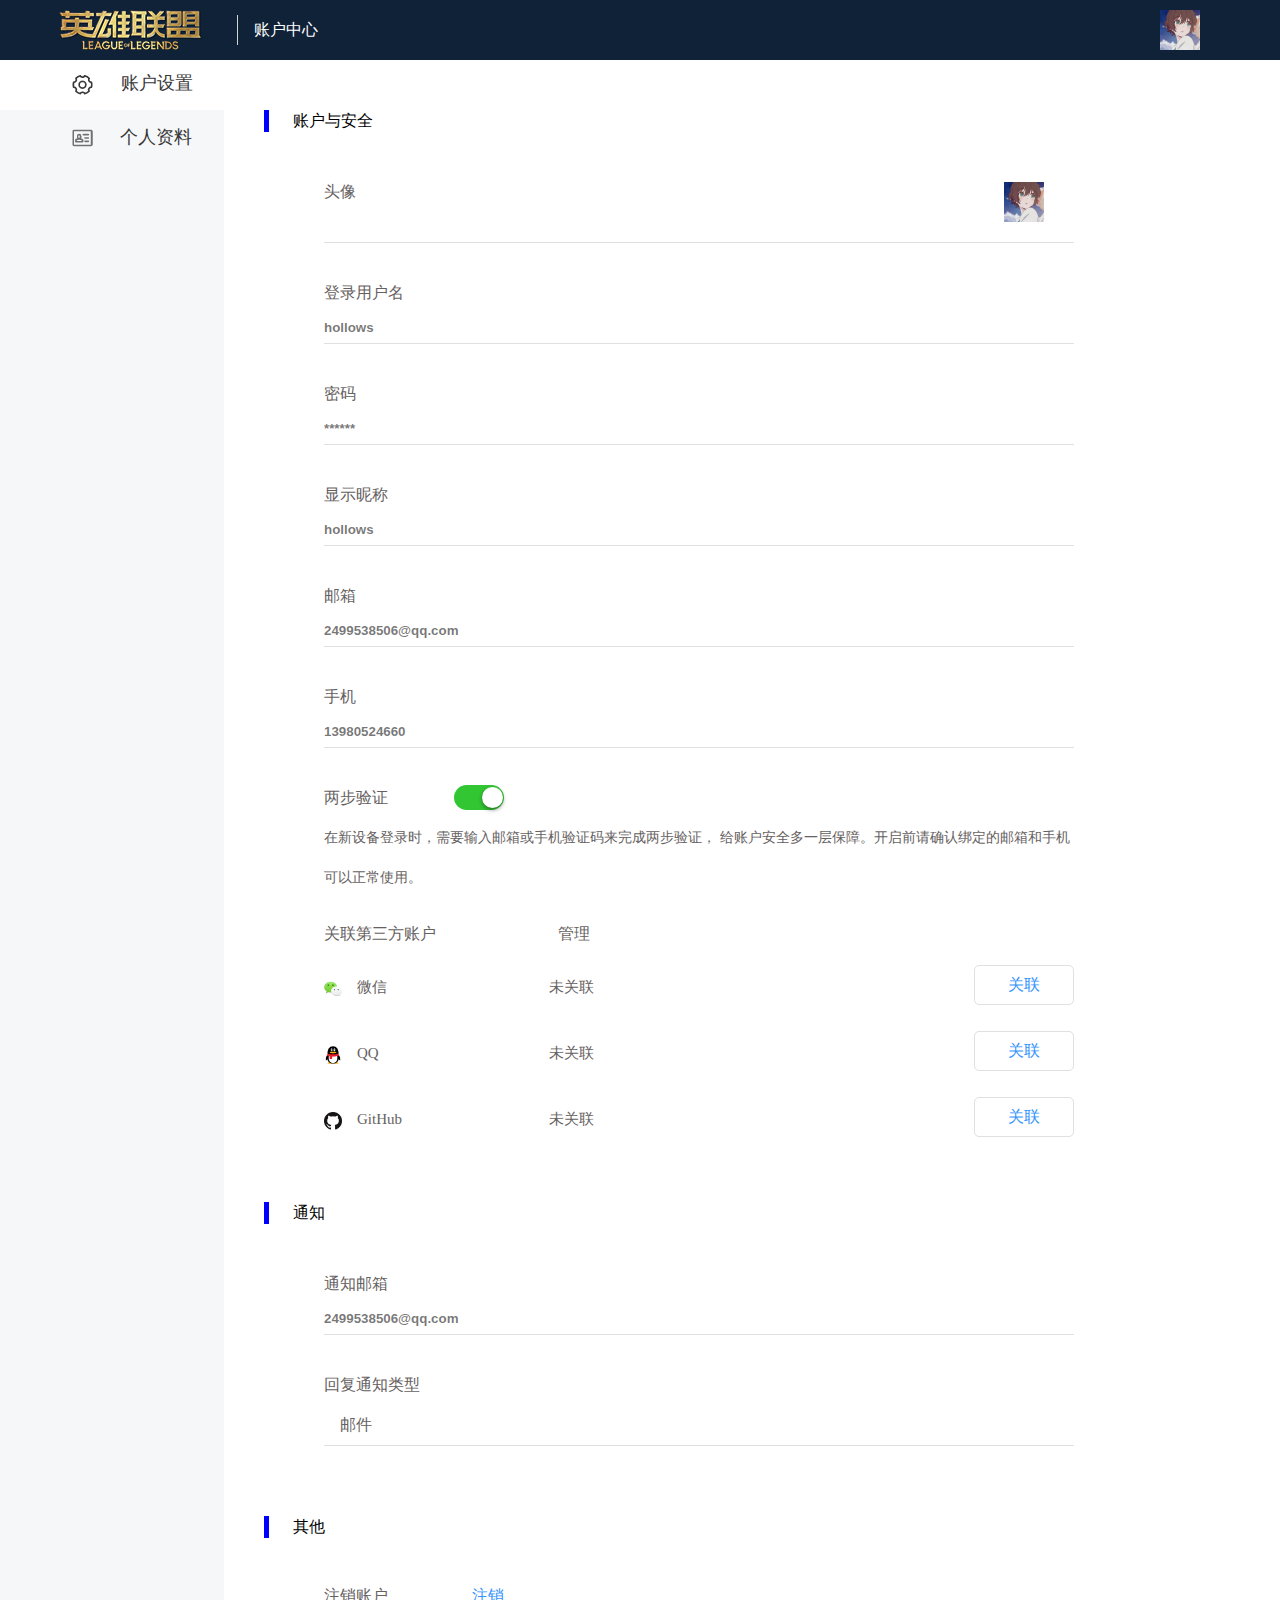
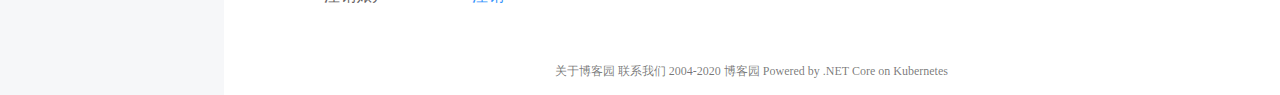
<file: backstage.html>
<!DOCTYPE html>
<html lang="en">
<head>
    <meta charset="UTF-8">
    <meta name="viewport" content="width=device-width, initial-scale=1.0">
    <title>Document</title>
    <style>
        *{
            margin: 0;
            padding: 0;
        }
/* -----------------------------头部-------------------------------------- */
        #head{
            width: 100%;
            height: 60px;
            background: #0f2238;
            float: left;
            color: white;
            line-height: 60px;
            /* border: 1px solid red; */
        }
        #head > span{
            display: inline-block;
            border-left: 1px solid rgb(211, 209, 209);
            text-indent: 1rem;
            line-height: 30px;
            width: 200px;
            height: 30px;
        }
        #head > div{
           width: 200px;
           height: 40px;
           float: right;
           text-align: center;
           line-height: 60px;
           margin-top: 10px;
           color: white;
           cursor: pointer;
        }
        #head > a{
            margin-left: 50px;
            margin-right: 20px;
            float: left;
            line-height: 60px;
        }
/* -----------------------------左边选择栏-------------------------------------- */
        #left{
            float: left;
            height:1635px;
            width: 17.5%;
            background: rgb(246, 247, 249);
        }
        #left > a{
            display: inline-block;
            width: 100%;
            height: 50px;
            color: rgb(56, 56, 56);
            font-size: 18px;
            text-align: center;
            line-height: 50px;
            /* border: 1px solid red; */
            cursor: pointer;
        }
        #left > a:first-child{
            background: white;
        }
        #left > a:active{
            background: rgb(224, 222, 222);
        }
        #left > a > div{
            line-height: 47px;
            float: left;
        }
        #left > a > img{
            margin-left: 70px;
            margin-right: 25px;
            float: left;
            margin-top: 13px;
            line-height: 100px;
        }
/* -----------------------------右边选择栏-------------------------------------- */
/* 账户与安全 */
        #account-security{
            width: 75%;
            height: 22px;
            line-height: 22px;
            border-left: 5px solid blue;
            float: left;
            font-size: 16px;
            margin-top: 50px;
            margin-left: 40px;
            text-indent: 1.5rem;
            margin-bottom: 40px;
            /* border: 1px solid red; */
        }
        #content{
            width: 50%;
            float: left;
            list-style: none;
            margin-left: 100px;
            color: rgb(102, 97, 97);
            /* border: 1px solid red; */
        }
        #content > li{
            display: block;
            line-height: 40px;
            width: 750px;
            height: 70px;
            /* border: 1px solid red; */
            border-bottom: 1px solid rgb(224, 224, 224);
            margin-bottom: 30px;
        }
        #content > .change > input:hover{
           color:#3494fc;
           border-bottom: 1px solid #3494fc;
        }
        #content > .change > input, #content > li > input{
            width: 100%;
            height: 40%;
            transform:translateY(-20%);
            border: none;
            outline: none;
            color: rgba(0, 0, 0, 0.54);
            font-weight: 700;
        }
        /* 开关代码 */
        #div1{
            width:50px;
            height: 25px;
            border-radius: 50px;
            position: relative;
            float: right;
            margin-right: 570px;
            margin-top: 7px;
        }
        #div2{
            width: 21px;
            height: 21px;
            border-radius: 48px;
            position: absolute;
            background: white;
            box-shadow: 0px 2px 4px rgba(0,0,0,0.4);
        }
        .open1{
            background: rgba(0,184,0,0.8);
        }
        .open2{
            top: 2px;
            right: 1px;
        }
        .close1{
            background: rgba(255,255,255,0.4);
            border:1px solid rgba(0,0,0,0.15);
            border-left: transparent;
        }
        .close2{
            left: 0px;
            top: 0px;
            border:1px solid rgba(0,0,0,0.1);
        }
    /* 开关代码完 */
        #content-div{
            width: 100px;
            height: 60px;
            float: right;
            text-align: center;
            border-radius: 5px;
            /* border: 1px solid red; */
        }
        #content-div:hover{
           background: rgb(244, 244, 244);
        }
        #administration-div{
            width: 60px;
            height: 40px;
            text-align: center;
            /* border: 1px solid red; */
            float: right;
            margin-right: 470px;
            cursor: pointer;
        }
        #administration-div:hover{
            background: rgba(247,251,255,0.9);
        }
        .correlation{
            width: 100%;
            height: 200px;
            margin-bottom: 100px;
            /* display: none; */
        }
        .correlation > div{
            width: 30%;
            height: 66px;
            float: left;
            font-size: 15px;
            line-height: 66px;
            /* border: 1px solid red; */
        }
        .correlation > .correlation-div{
            float: right;
            /* border: 1px solid red; */
        }
        .correlation > div > img{
            width: 18px;
            margin-right: 15px;
            vertical-align: middle;
            
        }
        .correlation > .correlation-div > a > input{
            outline: none;
            cursor: pointer;
            margin-top: 11px;
            width: 100px;
            height: 40px;
            float: right;
            font-size: 16px;
            background: white;
            border-radius: 5px;
            border:1px solid rgb(224, 224, 224);
            color: rgb(52,148,252);
        }
/* 通知 */
        #div-all{
            width: 100%;
            background: white;
            border-radius: 10px;
            text-indent: 1rem;
        }
        #content > li > #div-all > .select:hover{
           color:#3494fc;
           border-bottom: 1px solid #3494fc;
           background: rgb(224,224,224);
        }
/* 其他 */
        #cancel{
            display: inline-block;
            text-align: center;
            line-height: 35px;
            border-radius: 5px;
            width: 60px;
            height: 35px;
            margin-left: 70px;
            color: #3494fc;
            text-decoration: none;
        }
        #cancel:hover{
            background: rgb(228,241,255);
            
        }
        #footer{
            margin-top: 50px;
            float: left;
            width: 82.4%;
            color: rgba(0,0,0,.54);
            font-size: 12px;
            text-align: center;
            /* background: red; */
            font-weight: 400;
        }
        #footer a{
            color: rgba(0,0,0,.54);
            text-decoration: none;
        }
        #footer a:hover{
            color: #3494fc;
            text-decoration: underline;
        }


        #hide-div{
            position: relative;
            top: 50px;
            right: -210px;
            display: none;
        }
        #hide-div > ul{
            width: 140px;
            height: 220px;
            border-radius: 7px;
            box-shadow: 0 0 10px #ccc;
            border: 1px solid rgb(235, 230, 230);
        }
        #hide-div > ul > a{
           text-decoration: none;
        }
        #hide-div > ul > a > li{
            line-height: 42px;
            width: 140px;
            height: 44px;
            text-align: left;
            color:rgba(0, 0, 0, 0.87);
            list-style: none;
            font-size: 16px;
            font-weight: 400;
            cursor: pointer;
            /* border: 1px solid red; */
        }
        #hide-div > ul > a > li > img{
            width: 22px;
            vertical-align: middle;
            margin-bottom: 2px;
            margin-left: 13px;
            margin-right: 10px;
        }
        #hide-div > ul > a > li:hover{
            background:rgb(245,245,245)
        }
           
    </style>
</head>
<body>
    <div id='head'>
        <a href="index.html" target="_blank"><img src="img/logo-public.png"></a>
        <span>账户中心</span>
        <div><img src="img/hollow.jpg" style="width: 40px;" id='head-img'></div>
        <div id='hide-div'>
            <ul>
                <a href="https://home.cnblogs.com/" target="_blank"><li><img src="img/backstage-head-1.png">我的园子</li></a>
                <a href="https://www.cnblogs.com/hollows/" target="_blank"><li><img src="img/backstage-head-2.png">我的博客</li></a>
                <a href="backstage.html"><li style="border-bottom: 1px solid #ccc;"><img src="img/backstage-head-3.png">设置</li></a>
                <a href="https://group.cnblogs.com/forum/public/" target="_blank"><li><img src="img/backstage-head-4.png">帮助和反馈</li></a>
                <a href="index.html" target="_blank"><li><img src="img/backstage-head-5.png">退出</li></a>
            </ul>
        </div>
    </div>
    

    <div id='left'>
        <a href="backstage.html"><img src="img/Account-settings.png"><div>账户设置</div></a>
        <a href="https://home.cnblogs.com/set/profile/"><img src="img/personal-data.png"><div>个人资料</div></a>
    </div>

    <div id='right-1'>
        <div id='account-security'>账户与安全</div>
        <!-- 账户与安全 -->
        <ul id='content'>
            <li>
                <div style="display: inline-block;">头像</div>
                <div id='content-div'><img src="img/hollow.jpg" style="width: 40px;margin-top: 10px;cursor: pointer;"></div>
            </li>
            <li class="change">登录用户名<br><input type="text" value="hollows"></input></li>
            <li class="change">密码<input type="text" value="******"></input></li>
            <li class="change">显示昵称<input type="text" value="hollows"></input></li>
            <li class="change">邮箱<input type="text" value="2499538506@qq.com"></input></li>
            <li class="change">手机<input type="text" value="13980524660"></input></li>

            <li style="border:none;">两步验证
                <div id="div1" class="open1">
                    <div id="div2" class="open2"></div>
                </div>
                <p style="font-size: 14px;">在新设备登录时，需要输入邮箱或手机验证码来完成两步验证，
                给账户安全多一层保障。开启前请确认绑定的邮箱和手机可以正常使用。</p>
            </li><br><br>
            <li style="border:none;">关联第三方账户<div id='administration-div'>管理</div>
                <div class='correlation'>
                    <div><img src="img/WeChat.png">微信</div> <div>未关联</div>
                    <div class="correlation-div">
                        <a href="https://open.weixin.qq.com/connect/qrconnect?appid=wxbd7b37548b5433e
                        a&scope=snsapi_login,snsapi_userinfo&response_type=code&redirect_uri=https%3A%2F%2Faccount.cnblogs.com%
                        2Foauth%2Fsignin-wechat&state=CfDJ8B9DwO68dQFBg9xIizKsC6RTgoN9sPw6T03oeIFYyS_Wlq_hV3ZMShWmnVsrXGT7_Wz7yR
                        4Sh4hv1t--hi8lw-MY4RIRNBxws0fv-Ki60IqqtlVyPInpmt_cszqCOBC1KmMISjyeBoeEiAreJiOp6AlaWbqE6Vbl_3Yus7bJApVqW-f
                        z66769mWkmVQpaB30Lb4n_whTqYYGt5Hw-ljpEzOrfCcrjAYAShw5K2V2HeeEQdTjUM_MPVJVysj2XPE-WSe9L__F_xmR7FBd2nJ64bCf7
                        1y1ls6hLaB7sfSO6w7LS2-KS3CsORgLcQICNKldHtXRAngFAP55116JjC3uXCyA816g1_Wa7AWXpuad6VfogBU1KE976KNohf5s4WTynPR
                        BJDNz5k6Jky8loqLIHnsdM9C6VKIIHL92gUgtEEphpHZZcV-rH26Fffw3dcaFmA">
                        <input type="button" value="关联">
                        </a>
                    </div>

                    <div><img src="img/QQ.png">QQ</div> <div>未关联</div>
                    <div class="correlation-div">
                        <a href="https://graph.qq.com/oauth2.0/show?which=Login&display=pc&client_id=101880508&
                        scope=get_user_info&response_type=code&redirect_uri=https%3A%2F%2Faccount.cnblogs.com%2Foauth%2Fsignin-qq&state=
                        CfDJ8B9DwO68dQFBg9xIizKsC6TwlDu0b4fgqkIyOdgcHdg4bd-UvElDeMwuA7gvvxfRr2iCijJtX-7iHQgiMB2_mXOAshnWPk82L-ux_o6qJhX0K
                        QtNhfvYtHfFypLzTCmSqCvFvu2EPL-mQbNbzXi-e7YrpQo5n05JnvlnVRRDV8wWO9Ie8yhfuY7ilI6Tsf3FTjpwVhMFMYGJ-jERJE8I1pj1bOQtGm
                        thrLeu_lLcLAV7diQEZuyzllnBX_X3dR04mXA10cCepPbhNdxZ-_AjxztmyHh_qeV803-7qUZx-xh6NhbdimBvQIMawrwGn9w9RyXFqJbG1CMeuZ2
                        hlm2tEHNCDKt0u9WNb4KGUO3DW17zvdJeHwKIKvz13cZw3Gxe7dWbz8eUbdbexsWSIf8x0HmaDAuwWx8Fm_GeO-jsjEkRl7tnNQQUe-EbMFXLkdFNPQ">
                        <input type="button" value="关联">
                        </a>
                    </div>

                    <div><img src="img/GitHub.png">GitHub</div> <div>未关联</div>
                    <div class="correlation-div">
                        <a href="https://github.com/login?client_id=045e38c17fbe50bf350f&return_to=%2Flogin%2F
                        oauth%2Fauthorize%3Fclient_id%3D045e38c17fbe50bf350f%26redirect_uri%3Dhttps%253A%252F%252Faccount.cnblogs.com%2
                        52Foauth%252Fsignin-github%26response_type%3Dcode%26scope%3Duser%253Aemail%26state%3DCfDJ8B9DwO68dQFBg9xIizKsC6
                        R66xqGWXCGVxkgD_aCqHFO4I9CKRlhgyrPFh_9GrINHCMAeMlulJVOcl6AVfX1XcVdk5pwKFGJqw6n_6zC4vfn-G7VjljCmR4c6McmUvEdhBef-
                        r9BqL9824Cv5shH9ulFyYEtk_gKJzcUJPQYX5mKTD02nzQ7QKou4zyxnEg6ri1NNCeF721NRkoS4FJF6wqj7loRUm4Kuajrl_PcD_EV4jpoKz2X7
                        _W10UlTB-A-0SlI3RzYVRxkBG9YkoEQ_XMiGBS74Fg7LsYHFzCWyvHLjn6HLfefwMSJUIFek7F9wvGIElXlOYZ79i6wVVN3gkGf9P6c-1vZZ2Gox
                        rrdR_tcbfOuAJZuLBaCIbJ7G51mAyYUVfMGZISgSeptyN4GXYQAYNYFpA-GLb-E42X2dCS0ZvPUBtPVmEKqUkinoE5iPA">
                        <input type="button" value="关联">
                        </a>
                    </div>
                </div>
            </li>
        </ul>
        <!-- 通知 -->
        <div id='account-security'>通知</div>
        <ul id='content'>
            <li class="change">通知邮箱<br><input type="text" value="2499538506@qq.com"></input></li>
            <li>回复通知类型<br>
            <div id='div-all'>
                <div style="display: none;" class="select">无</div>
                <div class="select" style=' border-bottom: 1px solid rgb(224, 224, 224);'>邮件</div>
                <div style="display: none;" class="select">短消息</div>
                <div style="display: none;" class="select">邮件和短消息</div>
            </div>
            </li>
        </ul>
        <!-- 其他 -->
        <div id='account-security'>其他</div>
        <ul id='content'>
            注销账户<a href="https://account.cnblogs.com/settings/account/close-account" id="cancel">注销</a>
        </ul>
        <!-- 页脚 -->
        <div id='footer'>
            <a href=''>关于博客园</a> <a href=''>联系我们</a> 2004-2020 博客园 Powered by .NET Core on Kubernetes
        </div>

    </div>

  


</body>
</html>
<script src="jquery-3.5.0.js"></script>
<script>
    $(function()
    {
        $('#div2').on('click',function()
        {
            div1.className=(div1.className=="close1")?"open1":"close1";
            div2.className=(div2.className=="close2")?"open2":"close2";
        });

        $('#head-img').click(function()
        {
            $('#hide-div').fadeIn(200);
        });

        $('#hide-div').mouseleave(function()
        {
            $(this).fadeOut(200);
        })

        $('#administration-div').click(function()
        {
            if($('.correlation').css('display') == 'none')
            {
                $('.correlation').show(300);
            }
            else
            {
                $('.correlation').hide(300);
            }
            
        })

        $('#content > li > #div-all >  .select').click(function()
        {
            $(this).siblings('div').show(300);
            $('#div-all').css('box-shadow','10px 10px 15px #ccc');
            $(this).siblings('div').click(function()
            {
                $(this).show(300).siblings('div').hide(300);
                $('#div-all').css('box-shadow','');

                setTimeout(function(){alert('修改成功');},300);
                setTimeout(function(){location.reload(true);},301);
            });
        });

        $('#hide-div').click(function()
        {
            console.log($(this).parent())
        })
    })
</script>
</file>
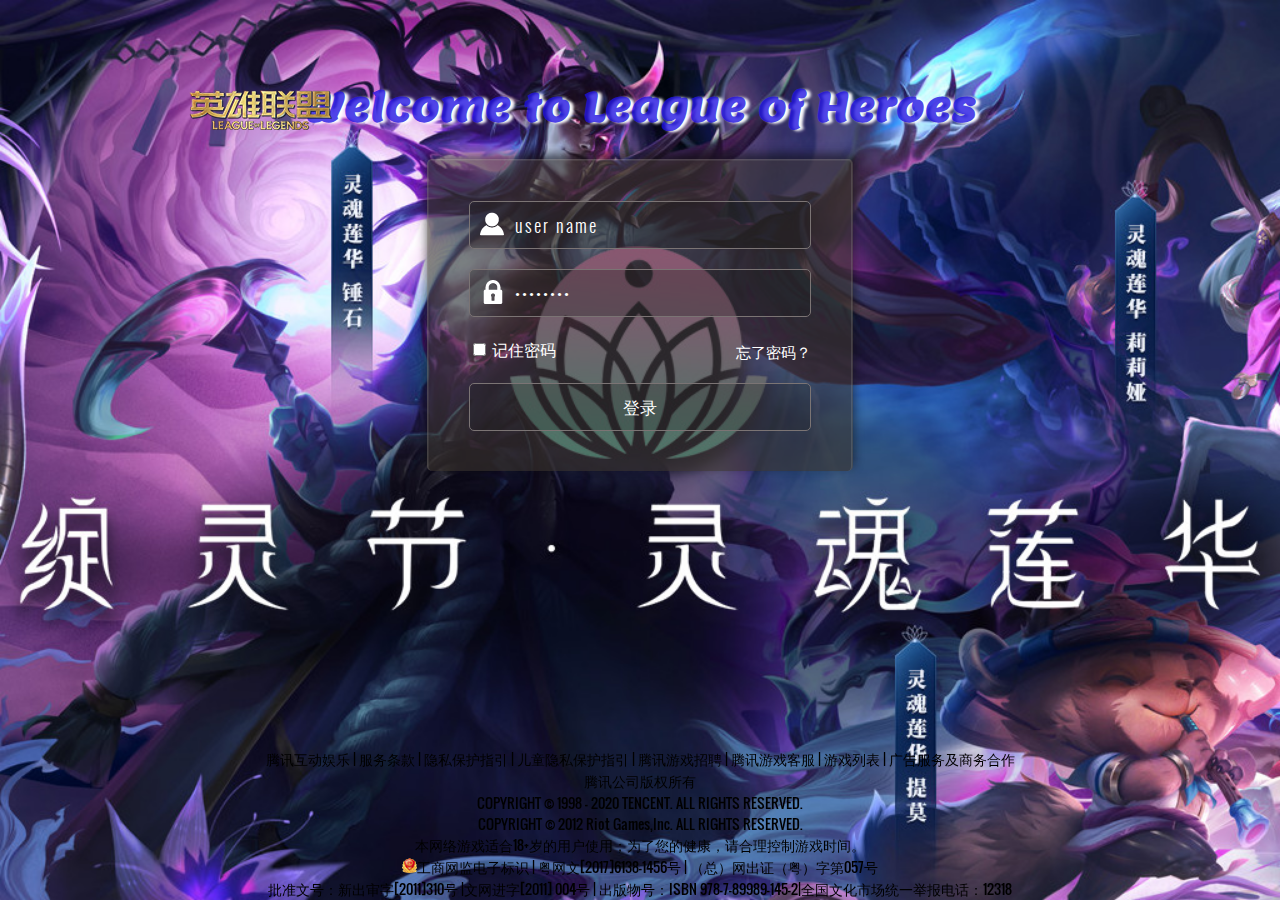
<file: sign-in-page.html>
<!DOCTYPE html>
<html>
<head>
<title>英雄联盟登录</title>
<!-- For-Mobile-Apps -->
<meta name="viewport" content="width=device-width, initial-scale=1" />
<meta http-equiv="Content-Type" content="text/html; charset=utf-8" />
<meta name="keywords" content="" />
<link rel="stylesheet" href="css/sign-in-page.css" type="text/css" media="all"/>
</head>
<body>
<a href="index.html" target="_self" id='top-img'><img src="img/logo-public.png"></a>
<div class="container">
<h1 style="margin-top: 80px;">Welcome to League of Heroes</h1>
	<div class="signin">
		 <form class="form-1">
	      	<input type="text" class="user" id='user' value="user name" onfocus="this.value = '';" onblur="if (this.value == '') {this.value = 'user name';}"/>
	      	<input type="password" class="pass" id='pass' value="password" onfocus="this.value = '';" onblur="if (this.value == '') {this.value = 'user name';}"			  />
	      	<label>
		  		<input type="checkbox" value="Remember-Me" /> 记住密码
			</label>
			<span class="forgot-password">忘了密码？</span>
          	<input type="submit" value="登录" onclick="login()"/>
		 </form>
		 
		 <form class="form-2" style="display: none;">
			<span class='back-login'>返回登录</span>
			<span class="span1">重置密码验证</span><br><br>
			邮 箱：<input type="text" class="user" id='user1' value="请输入账户邮箱" onfocus="this.value = '';" onblur="if (this.value == '') {this.value = '请输入账户邮箱';}"/>
			<p style="color: rgb(197, 191, 191);font-size: 13px;">通过账户绑定手机号进行验证</p>
			<input type="text" value="请输入6位验证码" class="pass" id='pass1'onfocus="this.value = '';" onblur="if (this.value == '') {this.value = '请输入6位验证码';}">
			<a class="form-2-a">获取验证码</a><br><br><br>
			<p class="form-1-p">长时间未收到验证码，请检查垃圾邮箱/短信文件夹。</p>
			<p class="form-1-p">若遇到问题，请邮箱联系：2499538506@qq.com</p>
	   </form>
	</div>
</div>

<div class='footer'>
	<a href="https://ieg.tencent.com/">腾讯互动娱乐</a> | <a href="https://game.qq.com/contract.shtml">服务条款</a> | 
	<a href="https://game.qq.com/privacy_guide.shtml?ADTAG=gamepcbottom">隐私保护指引</a> | 
	<a href="https://game.qq.com/privacy_guide_children.shtml?ADTAG=gamepcbottom">儿童隐私保护指引</a> | 
	<a href="https://careers.tencent.com/">腾讯游戏招聘</a> | 
	<a href="https://kf.qq.com/">腾讯游戏客服</a> | 
	<a href="https://game.qq.com/web201910/introduce.html?ADTAG=gamepcbottom">游戏列表</a> | 
	<a href="https://www.tencent.com/zh-cn/partnership.html">广告服务及商务合作</a><br>
	<a href="https://www.tencent.com/zh-CN/statement.html?/law/copyright.htm">腾讯公司版权所有</a><br>
	COPYRIGHT © 1998 - 2020 TENCENT. ALL RIGHTS RESERVED.<br>
	COPYRIGHT © 2012 Riot Games,Inc. ALL RIGHTS RESERVED.<br>
	本网络游戏适合18+岁的用户使用；为了您的健康，请合理控制游戏时间。<br>
	<a href="https://szcert.ebs.org.cn/6917b6fe-b844-4e12-97c5-85b8d1df30ed"><img src="img/foot-3.jpg">工商网监电子标识</a> | 
	<a href="https://www.qq.com/culture.shtml">粤网文[2017]6138-1456号</a> | 
	<a href="https://game.qq.com/culture2.htm">（总）网出证（粤）字第057号</a><br>
	批准文号：新出审字[2011]310号 |文网进字[2011] 004号 | 出版物号：ISBN 978-7-89989-145-2|全国文化市场统一举报电话：12318<br>
</div>
</body>
</html>
<script src='js/sign-in-page.js'></script>


<script src="jquery-3.5.0.js"></script>

<script>
	$(function()
	{
		$('.form-2-a').click(function()
		{
			alert('验证码已发送到你的邮箱，请注意查收......');
		});

		$('.forgot-password').click(function()
		{
			$('.form-1').hide();
			$('.form-2').show(500);
		});

		$('.back-login').click(function()
		{
			$('.form-2').hide();
			$('.form-1').show(500);
		})
	})
</script>
</file>
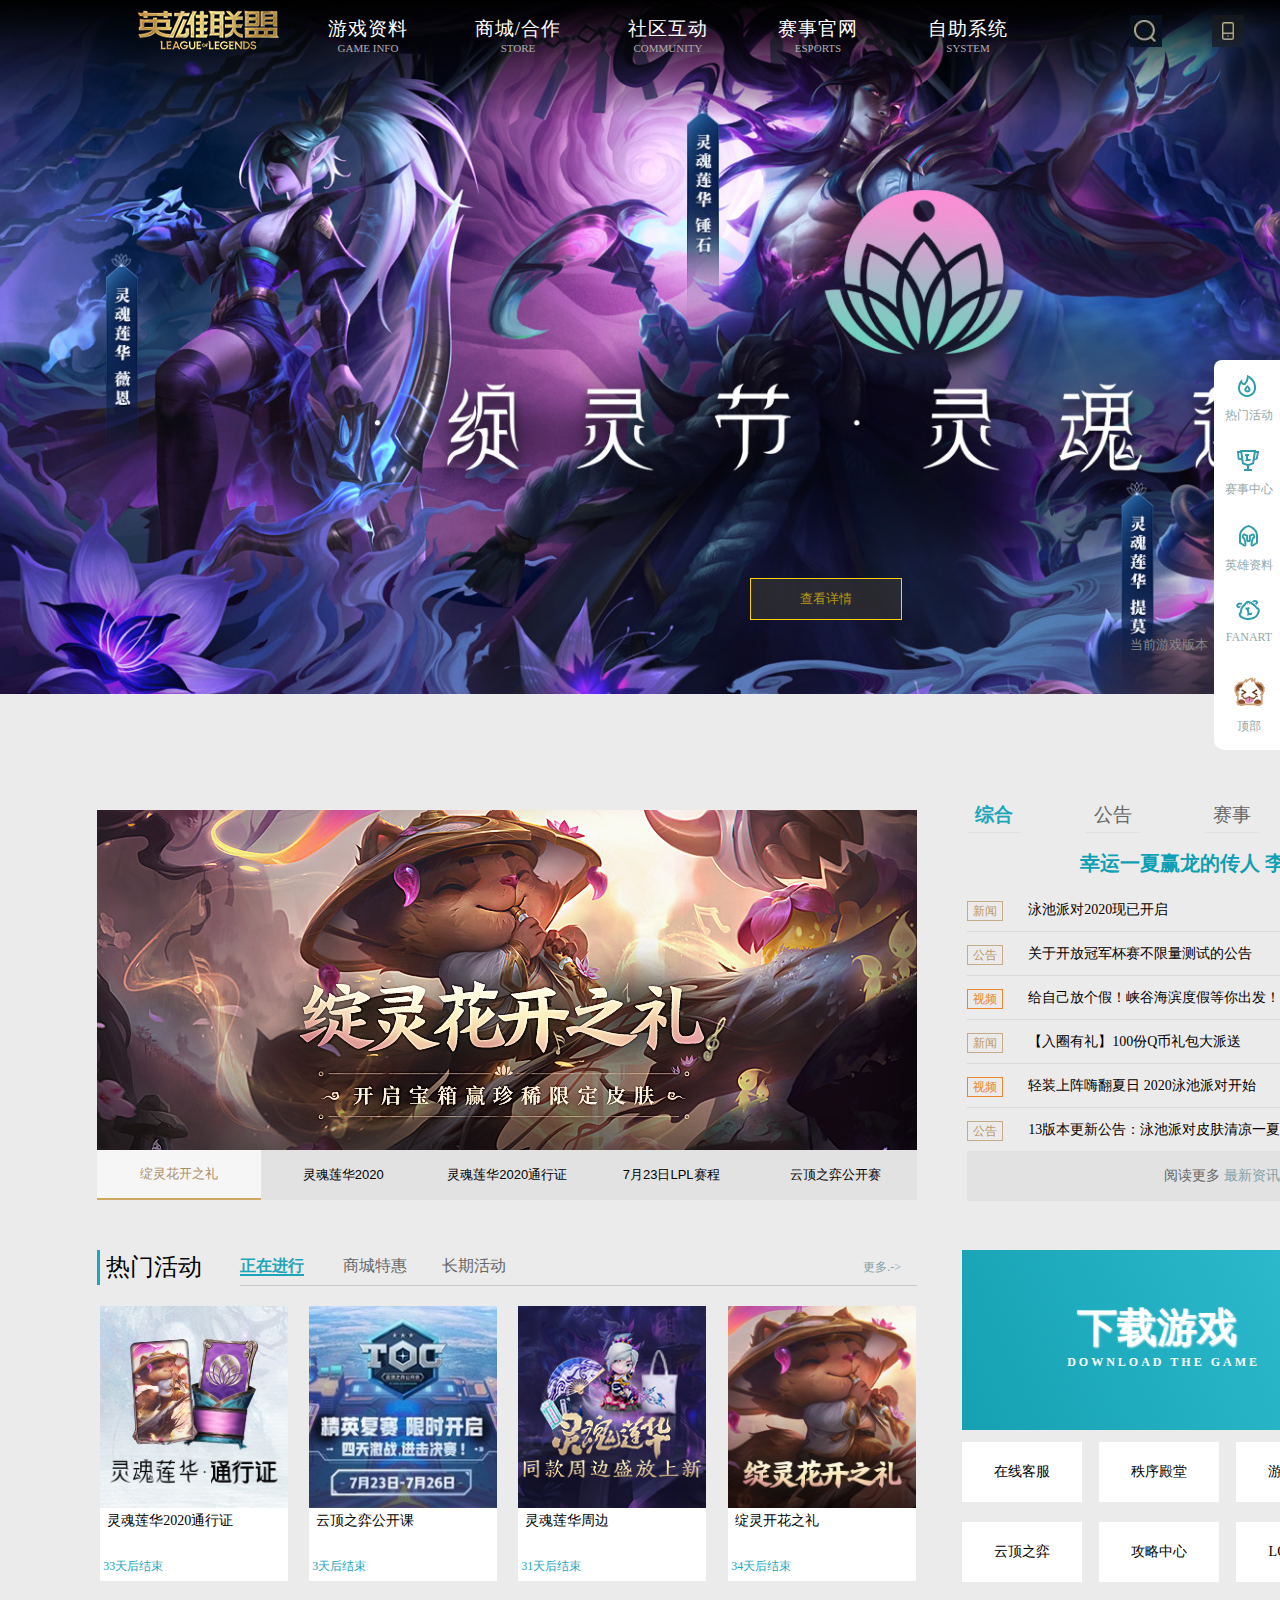
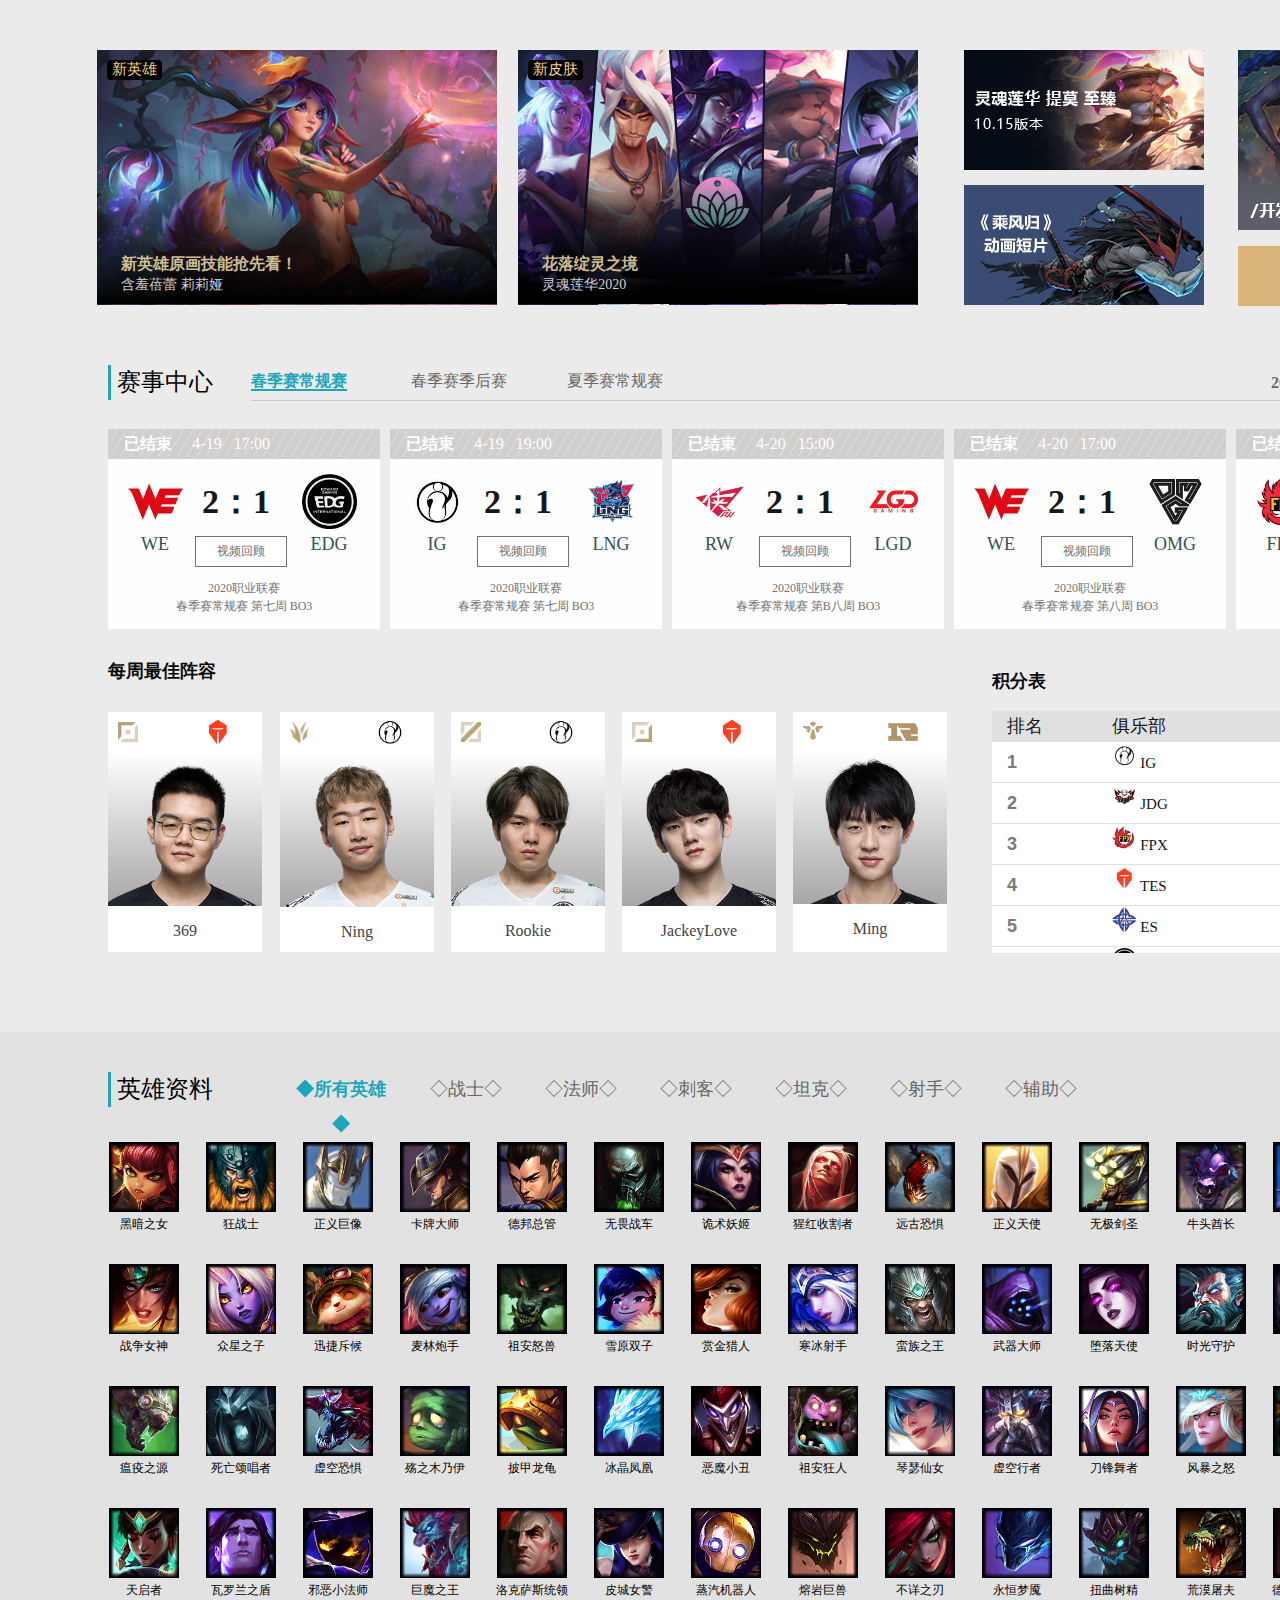
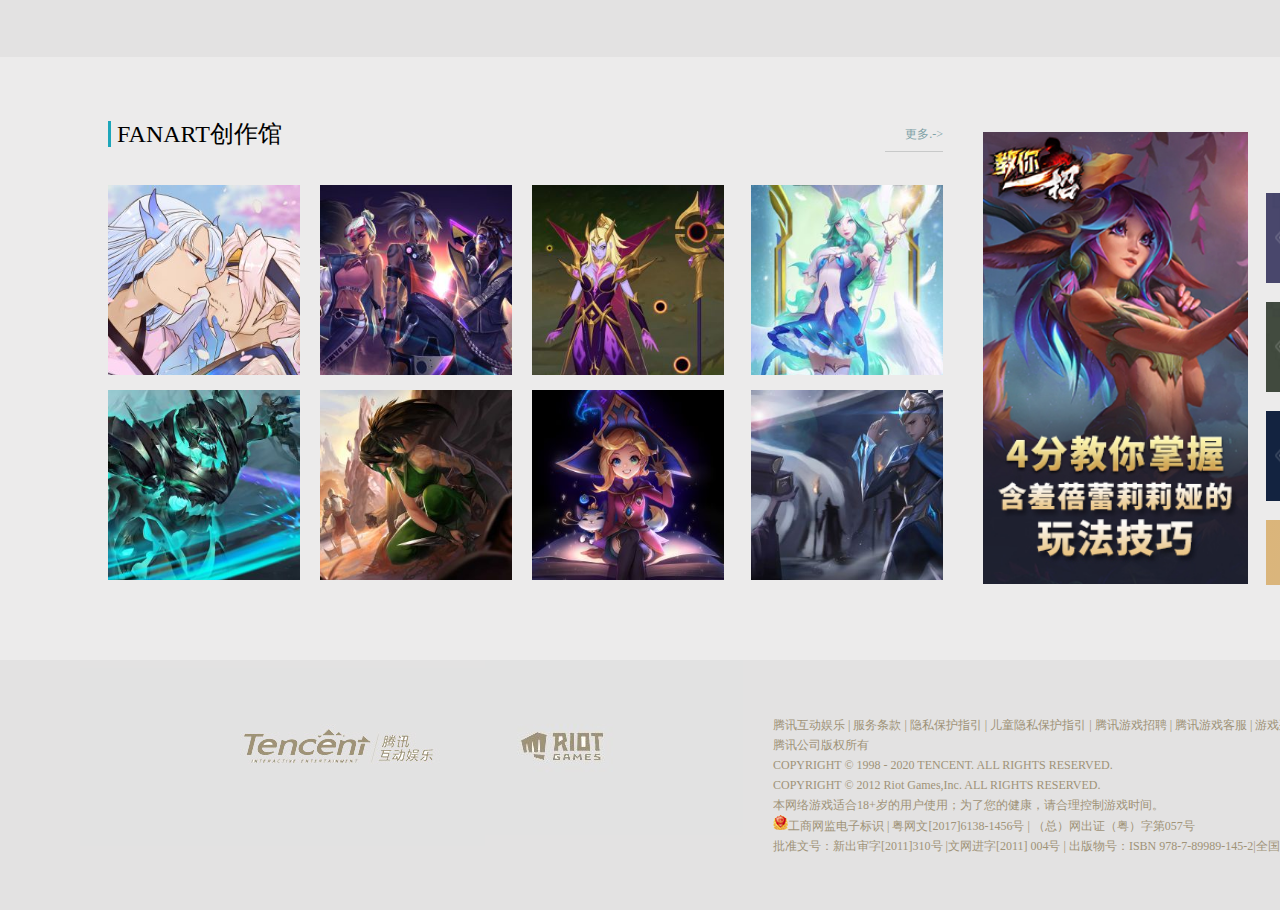
<file: sign-index.html>
<!DOCTYPE html>
<html lang="en">
<head>
    <meta charset="UTF-8">
    <base target="_blank" />     <!--全局定义a标签打开通过新窗口打开_black -->
    <meta name="viewport" content="width=device-width, initial-scale=1.0">
    <title>英雄联盟登录页面</title>
    <link rel="stylesheet" href="css/sign-index.css" type="text/css" media="all"/>
</head>
<body>

    <!-- 头部内容 -->
    <img src="img/000.jpg" id='big-img'>
    <div id='comm-topact' name='comm-topact'>
        <a href="Home-page.html" target='_blank'><img src="img/logo-public.png"></a>
        <ul class='head-ul'>
            <li>
                <a href="https://lol.qq.com/data/info-heros.shtml">
                    <span class="head-ul-title">游戏资料</span>
                    <span class="head-ul-subtitle">GAME INFO</span>
                </a>
            </li>
            <li>
                <a href="https://lolriotmall.qq.com/index.shtml">
                    <span class="head-ul-title">商城/合作</span>
                    <span class="head-ul-subtitle">STORE</span>
                </a>
            </li>
            <li>
                <a href="https://lol.qq.com/act/a20180904community/page1.html">
                    <span class="head-ul-title">社区互动</span>
                    <span class="head-ul-subtitle">COMMUNITY</span>
                </a>
            </li>
            <li>
                <a href="https://lpl.qq.com/">
                    <span class="head-ul-title">赛事官网</span>
                    <span class="head-ul-subtitle">ESPORTS</span>
                </a>
            </li>
            <li>
                <a href="http://lol.qq.com/act/a20170515rename/">
                    <span class="head-ul-title">自助系统</span>
                    <span class="head-ul-subtitle">SYSTEM</span>
                </a>
            </li>
        </ul>
    </div>
    
<!-- 搜索/登录/手机端 -->
<div id='head-userinfo-normal'>
    <a href="https://lol.qq.com/search/index.shtml?order=sIdxTime&page=1&type=ALL&keyword=lol"><img src="img/6.jpg" id='img1'></a>
    <a href="https://lol.qq.com/app/index.html"><img src="img/7.jpg" id='img2'></a>
    <img src="img/9.jpg" id='img2-1'>
    <a href="sign-in-page.html"><img src="img/hollow.jpg" id='img3'></a>
    <div id='welcome' style="margin-left: 10px;">hollow <span style='margin-left: 5px;color:#fcebb8;'>欢迎</span></div>
    <a href="index.html" target="_self" id='sign'>[注销]</a>

    <div id="head-login-hover">
        <span>艾欧尼亚</span>   <span>hollow</span>

        <div class="middle">
            <div class="middle-left" style="float:left"><img src="img/head-login-hover-img.png" style="width: 60px;"><br>最强王者</div>
            <div class="middle-right">
                <span>99999<br><w>总场次</w></span>
                <span>100%<br><w>胜率</w></span>
                <span>99999<br><w>点券</w></span>
                <span>99999<br><w>蓝色精粹</w></span>
            </div>
        </div>

        <br><br><br><br>
        <a href="backstage.html" id='Personal-Center' style="cursor: pointer;">进入个人中心</a>
    </div>
</div>
    
    <!-- 查看详情 -->
    <div id="top-act-link">
        <a href="https://lol.qq.com/act/a20200723spiritblossom/index.html?e_code=507041"><span>查看详情</span></a>
    </div>
    
    <!-- 历史版本 -->
    <div id='top-version'>
        当前游戏版本：<span>Ver10.13</span>
        <div id="top-version-link">
            <a href="http://lol.qq.com/gicp/news/410/31791235.html"><span>版本详情</span></a>
        </div>
    </div>
    
    <!-- 遮罩层 -->
    <div id='head-normal'></div>
    <!-- 隐藏div -->
    <div class='head-nav-sub-inner'>
        <ul style="margin-left: 370px;">
            <li><a href="https://lol.qq.com/download.shtml?ADTAG=innercop.lol.web.top">游戏下载</a></li>
            <li><a href="https://lol.qq.com/data/newbie-what.shtml">新手指导</a></li>
            <li><a href="https://lol.qq.com/data/info-heros.shtml">资料库</a></li>
            <li><a href="https://lol.qq.com/tft/#/intro">云顶之弈</a></li>
            <li><a href="https://101.qq.com/?ADTAG=cooperation.glzx.web">攻略中心</a></li>
            <li><a href="https://lol.qq.com/nexus/pc/?chanid=127">开发者基地</a></li>
            <li><a href="https://lol.qq.com/act/a20171205hextech/">海克斯战利品库</a></li>
            <li><a href="https://yz.lol.qq.com/zh_CN/">英雄联盟宇宙</a></li>
        </ul>
        <ul>
            <li><a href="https://lol.qq.com/comm-htdocs/pay/new_index.htm?t=lol">点券充值</a></li>
            <li><a href="https://daoju.qq.com/lol/">道具城</a></li>
            <li><a href="https://lolriotmall.qq.com/index.shtml?ADTAG=lol.rk.gw.top&adunionsid=gwtop">周边商城</a></li>
            <li><a href="https://lol.qq.com/act/a20161011mvm/index.htm">LOL桌游</a></li>
            <li><a href="https://lpl.qq.com/es/act/a20170731cmb/">LOL信用卡</a></li>
            <li><a href="https://cafe.qq.com/tpl/lol/index.html">网吧特权</a></li>
            <li><a href="https://lol.qq.com/act/a20181124novel/?ADTAG=innercop.lol.web.top">电竞小说</a></li>
        </ul>
        <ul>
            <li><a href="https://lol.qq.com/act/a20180904community/page1.html">官方社区</a></li>
            <li><a href="https://lol.qq.com/v/v2/index.shtml">视频中心</a></li>
            <li><a href="https://bbs.lol.qq.com/forum.php">官方论坛</a></li>
            <li><a href="https://lol.qq.com/act/a20160425wxlol/">官方微信</a></li>
            <li><a href="https://weibo.com/login.php">官方微博</a></li>
            <li><a href="https://tr.lol.qq.com/">玩家创作观</a></li>
            <li><a href="https://kol.qq.com/">作者入驻计划</a></li>
            <li><a href="https://lol.qq.com/act/a20180418yxny/">玩家服务</a></li>
        </ul>
        <ul>
            <li><a href="https://lpl.qq.com/es/lpl/2020/">LPL职业联赛</a></li>
            <li><a href="https://lpl.qq.com/es/ldl/2020/">LDL发展联赛</a></li>
            <li><a href="https://lpl.qq.com/es/worlds/2019/index.html">全球总决赛</a></li>
            <li><a href="https://lpl.qq.com/act/a20191127allstar/index.html">全明星赛</a></li>
            <li><a href="https://lpl.qq.com/es/msc/2020/">季中杯</a></li>
            <li><a href="https://lpl.qq.com/act/a20191125dmcup/index.html">德玛西亚杯</a></li>
            <li><a href="https://lpl.qq.com/es/lcl/2020/index.html">全国高校联赛</a></li>
        </ul>
        <ul>
            <li><a href="https://kf.qq.com/product/lol.html?pc_scene=web">联系客服</a></li>
            <li><a href="https://lol.qq.com/act/a20170608transferzone/index.html?ADTAG=innercop.lol.web.top">转区系统</a></li>
            <li><a href="https://lol.qq.com/act/a20151118fh/">封号查询</a></li>
            <li><a href="https://lol.qq.com/act/a20200227logout/">账号注销</a></li>
            <li><a href="https://lol.qq.com/act/a20190528lolscore/">信誉分系统</a></li>
            <li><a href="https://lol.qq.com/act/a20150326dqpd/">服务器状态查询</a></li>
            <li><a href="https://lol.qq.com/act/a20171108ambient/index.html">秩序殿堂</a></li>
            <li><a href="https://lol.qq.com/act/a20191210super/index.shtml">峡谷之巅</a></li>
        </ul>
    </div>
    
    <!-- 首页内容  -->
    <div id='Home-page-content'>
        <!-- 轮播图 -->
        <div class='promo'>
            <div class='promo-1'>
                <a href="https://lol.qq.com/act/a20200723blossomchest/index.html?e_code=500130" style="background: url(img/1.jpeg);"></a>
                <a href="https://lol.qq.com/act/a20200723spiritblossom/index.html?e_code=500131"  style="background: url(img/2.jpeg);"></a>
                <a href="https://lol.qq.com/act/a20200723spiritblossom/pass.html?e_code=500132"  style="background: url(img/3.jpeg);"></a>
                <a href="https://lpl.qq.com/es/lpl/2020/?e_code=500133"  style="background: url(img/4.jpeg);"></a>
                <a href="https://lpl.qq.com/act/a20200429match/page1.html?e_code=500134"  style="background: url(img/5.jpeg);"></a>
            </div>
            <div class='promo-2'>
                <input type="button" value="绽灵花开之礼" style="color:#ab8e66;background-color:#f7f6f6;border-bottom: 2px #cea861 solid">
                <input type="button" value="灵魂莲华2020">
                <input type="button" value="灵魂莲华2020通行证">
                <input type="button" value="7月23日LPL赛程">
                <input type="button" value="云顶之弈公开赛">
            </div>
        </div>
    
        <!-- 新闻 -->
        <div class='r-promo'>
            <ul class="part-ul-title">
                <li style="margin-right:65px;color: #1da6ba;font-weight: bold;">综合</li>
                <li style="margin-right:65px;">公告</li>
                <li>赛事</li>
                <li style="margin-left:65px;">攻略</li>
                <li style="margin-left:65px;">社区</li>
            </ul>
            <a href="https://lol.qq.com/act/a20200626lucky/index.html?docid=15998195233830277524" style="display: block;"><b>幸运一夏赢龙的传人 李青 见龙在田</b></a>
            <a href="https://lol.qq.com/news/detail.shtml?docid=8394334515208474538" style="display: none;"><b>泳池派对2020现已开启</b></a>
            <a href="https://lol.qq.com/v/v2/detail.shtml?docid=4212677861653074041" style="display: none;"><b>英雄麦克疯：缜密思路造就不败金身，全胜滔搏势</b></a>
            <a href="https://lol.qq.com/news/detail.shtml?docid=11683151068853094671" style="display: none;"><b>团战时期ADC到底应该如何站位，打谁才是首要</b></a>
            <a href="https://www.dadianjing.cn/info/48760.html?docid=6827360182686813266" style="display: none;"><b>外国网友看LPL-TES EDG：生活似乎对“淀粉”</b></a>
            <div class='part-ul-content'>
                <!-- 综合 -->
                <ul style="display: block;">
                    <li><div class='xwen'>新闻</div><a href="https://lol.qq.com/news/detail.shtml?docid=8394334515208474538">泳池派对2020现已开启</a><span>06-23</span></li>
                    <li><div class='ggao'>公告</div><a href="https://lol.qq.com/news/detail.shtml?docid=9309559812855113576">关于开放冠军杯赛不限量测试的公告</a><span>06-20</span></li>
                    <li><div class='sping'>视频</div><a href="https://lol.qq.com/v/v2/detail.shtml?docid=103807286796765802">给自己放个假！峡谷海滨度假等你出发！</a><span>06-25</span></li>
                    <li><div class='xwen'>新闻</div><a href="https://lol.qq.com/news/detail.shtml?docid=13626805041991976652">【入圈有礼】100份Q币礼包大派送</a><span>06-24</span></li>
                    <li><div class='sping'>视频</div><a href="hhttps://lol.qq.com/v/v2/detail.shtml?docid=12176404362958963153">轻装上阵嗨翻夏日 2020泳池派对开始</a><span>06-24</span></li>
                    <li><div class='ggao'>公告</div><a href="http://lol.qq.com/gicp/news/410/31791235.html?docid=12795953497911157690">13版本更新公告：泳池派对皮肤清凉一夏</a><span>06-23</span></li>
                </ul>
                <!-- 公告 -->
                <ul>
                    <li><div class='ggao'>公告</div><a href="https://lol.qq.com/news/detail.shtml?docid=2786896027303154198">关于召唤师峡谷平衡性漏洞的说明</a><span>06-19</span></li>
                    <li><div class='ggao'>公告</div><a href="https://lol.qq.com/news/detail.shtml?docid=3857344175978769220">泳池派对2020专题页面错误更正公告</a><span>06-24</span></li>
                    <li><div class='xwen'>新闻</div><a href="https://lol.qq.com/act/a20200421weekfree/index.html?docid=11322396674856129839">6月26日免费英雄更新公告</a><span>06-24</span></li>
                    <li><div class='ggao'>公告</div><a href="http://lol.qq.com/gicp/news/410/31791235.html?docid=12795953497911157690">10.13版本更新公告：泳池派对皮肤清凉一夏</a><span>06-23</span></li>
                    <li><div class='ggao'>公告</div><a href="http://lol.qq.com/gicp/news/662/31791263.html?docid=6729575554284216126">10.13云顶之弈更新：装备限持星系来袭！</a><span>06-23</span></li>
                    <li><div class='ggao'>公告</div><a href="https://lol.qq.com/news/detail.shtml?docid=9309559812855113576">关于开放冠军杯赛不限量测试的公告</a><span>06-20</span></li>
                </ul>
                <!-- 赛事 -->
                <ul>
                    <li><div class='yle'>娱乐</div><a href="https://lol.qq.com/news/detail.shtml?docid=9654154481542312990">谁能阻止TES？IG与FPX可能性最大 但要满足这几...</a><span>06-27</span></li>
                    <li><div class='sping'>视频</div><a href="https://lol.qq.com/v/v2/detail.shtml?docid=254601061968744290">英雄麦克疯：IG发育型上单回归黑暗势力喜提首胜</a><span>06-27</span></li>
                    <li><div class='sping'>视频</div><a href="https://lol.qq.com/v/v2/detail.shtml?docid=9665605422575087111">我是选手：正义巨像，英雄登场</a><span>06-27</span></li>
                    <li><div class='sping'>视频</div><a href="https://lol.qq.com/v/v2/detail.shtml?docid=6740299057922833432">选手靠谱时刻：knight和369采访秀恩爱？</a><span>06-27</span></li>
                    <li><div class='xwen'>新闻</div><a href="https://lol.qq.com/news/detail.shtml?docid=6686085271757440092">重磅！亚奥理事会与国际电子竞技联合会达成战略...</a><span>06-27</span></li>
                    <li><div class='yle'>娱乐</div><a href="https://lol.qq.com/news/detail.shtml?docid=9405799436311725229">FPX拒绝连败！SN志在两连胜</a><span>06-27</span></li>
                </ul>
                <!-- 攻略 -->
                <ul>
                    <li><div class='sping'>视频</div><a href="https://lol.qq.com/v/v2/detail.shtml?docid=9344781319092582532">云顶之弈10.12高效上分阵容，一套源计划，轻松...</a><span>06-23</span></li>
                    <li><div class='jxue'>教学</div><a href="https://lol.qq.com/news/detail.shtml?docid=8929839599932047422">左手六剑 右手六法——剑圣锐雯引领云顶10.12...</a><span>06-20</span></li>
                    <li><div class='jxue'>教学</div><a href="https://lol.qq.com/news/detail.shtml?docid=5253086613782716854">10.12版本改动浅析 带上疾跑去征服世界吧！</a><span>06-20</span></li>
                    <li><div class='jxue'>教学</div><a href="https://www.chaofan.com/news/lg5sjswsk8wnhke.html?docid=6671447800094168045">【排位黑科技】全能石是解开艾克封印的钥匙？</a><span>06-19</span></li>
                    <li><div class='jxue'>教学</div><a href="http://l.zhangyoubao.com/news/3339809117998423987?docid=11724404719198451907/">高分段亦可快速上分：源计划新理解助你冠绝云顶</a><span>06-19</span></li>
                    <li><div class='sping'>视频</div><a href="https://lol.qq.com/v/v2/detail.shtml?docid=6489839596945476356">最新SSS级吃分阵容抢先看！10.12最稳上分阵容！</a><span>06-18</span></li>
                </ul>
                <!-- 社区 -->
                <ul>
                    <li><div class='sshi'>赛事</div><a href="https://www.dadianjing.cn/info/48758.html?docid=16852423123769537227">6月27日LPL海报：SN“画龙点睛”DMO“训狮表演”</a><span>06-27</span></li>
                    <li><div class='sshi'>赛事</div><a href="https://lol.qq.com/news/detail.shtml?docid=565060660554638483">外国网友看LPL-iG V5：TS每一局都在上路开棋牌室</a><span>06-26</span></li>
                    <li><div class='sshi'>赛事</div><a href="https://lol.qq.com/news/detail.shtml?docid=11827627702958251362">不破不立！既然Tian的“拙”藏不住 FPX何不下一...</a><span>06-26</span></li>
                    <li><div class='sshi'>赛事</div><a href="https://www.scoregg.com/p/1155900?iframe=qq&docid=3470406989928267580">神评：什么时候来个周淑怡Rita鼓鼓同台？</a><span>06-26</span></li>
                    <li><div class='yle'>娱乐</div><a href="https://www.chaofan.com/news/lorsqsosyk6kszl.html?docid=15471214025682806109">LPL排位日记：左手尝试开发安妮 Junjia苦练雪人？</a><span>06-25</span></li>
                    <li><div class='sshi'>赛事</div><a href="https://www.scoregg.com/p/1155644?iframe=qq&docid=14763944423218236164">[里程碑] LNG.Duan个人LPL助攻数达到2000</a><span>06-24</span></li>
                </ul>
                <a href="https://lol.qq.com/news/index.shtml">
                    <div class='part-ul-div'>阅读更多<span> 最新资讯 —></span></div>
                </a>
            </div>
        </div>
    
    <!-- 热门活动 -->
    <div id='activity' name='activity'>
        <div id='activity-hot'>&nbsp;热门活动</div>
        <div id='underway'>
            <span style="border-bottom:2px solid #1da6ba;color:#1da6ba;font-weight:bold;">正在进行</span>
            <span>商城特惠</span><span>长期活动</span>
        </div>
        <a href="https://lol.qq.com/activity/index.shtml" id='activity-more'>更多.-></a><br><br>
    <!-- 正在进行 -->
    <ul>
        <a href="https://lol.qq.com/act/a20200723spiritblossom/pass.html?e_code=500135">
            <div id='content' style="margin-left: 3px;">
                <img src="img/hot1.jpg" alt="灵魂莲华2020通行证">
                &nbsp;&nbsp;灵魂莲华2020通行证<span>&nbsp;33天后结束</span>
                <div id='content-inner'><span>灵魂莲华2020通行证</span>完成里程碑任务解锁海量奖励<br>2020-07-23 - 2020-08-25</div>
            </div>
        </a>
        <a href="https://lpl.qq.com/act/a20200429match/page1.html?e_code=500135">
            <div id='content' style="margin-left: 21px;">
                <img src="img/hot2.jpg" alt="云顶之弈公开课">
                &nbsp;&nbsp;云顶之弈公开课<span>&nbsp;3天后结束</span>
                <div id='content-inner'><span>云顶之弈公开课</span>英雄一决云顶<br>2020-07-3 - 2020-07-26</div>
            </div>
        </a>
        <a href="https://lolriotmall.qq.com/act/a20200723spiritblossom/index.html?e_code=500135">
            <div id='content' style="margin-left: 21px;">
                <img src="img/hot3.jpg" alt="灵魂莲华周边">
                &nbsp;&nbsp;灵魂莲华周边<span>&nbsp;31天后结束</span>
                <div id='content-inner'><span>灵魂莲华周边</span>灵魂莲华皮肤同款周边盛放上新。<br>2020-07-23 - 2020-08-23</div>
            </div>
        </a>
        <a href="https://lol.qq.com/act/a20200723blossomchest/index.html?e_code=500135">
            <div id='content' style="margin-left: 22px;">
                <img src="img/hot4.jpg" alt="绽灵开花之礼">
                &nbsp;&nbsp;绽灵开花之礼<span>&nbsp;34天后结束</span>
                <div id='content-inner'><span>绽灵开花之礼</span>开启宝箱赢珍惜限定皮肤<br>2020-07-23 - 2020-08-26</div>
            </div>
        </a>
    </ul>
    <!-- 商城特惠 -->
    <ul style="display: none;">
        <a href="https://lol.qq.com/act/a20200310blackfrost/index.html">
            <div id='content' style="margin-left: 3px;">
                <img src="img/hot5.jpg" title="黯星2020">
                &nbsp;&nbsp;黯星2020<span>&nbsp;长期活动</span>
                <div id='content-inner'><span>黯星2020</span>全新皮肤和炫彩上线<br>开启时间：2020-03-10</div>
            </div>
        </a>
        <a href="https://lol.qq.com/act/a20171205hextech/?e_code=500135">
            <div id='content' style="margin-left: 21px;">
                <img src="img/hot6.jpg" title="奥术师 佐伊 至臻">
                &nbsp;&nbsp;奥术师 佐伊 至臻<span>&nbsp;190天后结束</span>
                <div id='content-inner'><span>奥术师 佐伊 至臻</span>100至臻点(2020)兑换<br>2020-07-10 - 2021-01-29</div>
            </div>
        </a>
        <a href="https://lol.qq.com/act/a20190909starguardian/index.html?e_code=489818#nav6">
            <div id='content' style="margin-left: 21px;">
                <img src="img/hot7.jpg" title="小小英雄第四系列">
                &nbsp;&nbsp;小小英雄第四系列<span>&nbsp;长期活动</span>
                <div id='content-inner'><span>小小英雄第四系列</span>软软、小志、团长，向你报到！<br>开启时间：2019-08-20</div>
            </div>
        </a>
        <a href="https://lol.qq.com/act/a20200723spiritblossom/index.html?e_code=500135">
            <div id='content' style="margin-left: 22px;">
                <img src="img/hot8.jpg" title="灵魂莲华2020">
                &nbsp;&nbsp;灵魂莲华2020<span>&nbsp;33天后结束</span>
                <div id='content-inner'><span>灵魂莲华2020</span>花落绽灵之境<br>2020-07-23 - 2020-08-25</div>
            </div>
        </a>
    </ul>
    <!-- 长期活动 -->
    <ul style="display: none;">
        <a href="https://lol.qq.com/act/a20200319clash/index.html?e_code=500135">
            <div id='content' style="margin-left: 3px;">
                <img src="img/hot9.jpg" title="LOL组队专区">
                &nbsp;&nbsp;LOL组队专区<span>&nbsp;长期活动</span>
                <div id='content-inner'><span>LOL组队专区</span>无兄弟、不游戏：兄弟没空？何不妨多找几个，一起组站召唤师峡谷~冲鸭！<br>开启时间：2020-07-21</div>
            </div>
        </a>
        <a href="https://lol.qq.com/act/a20200529eternals/index.html?e_code=500135">
            <div id='content' style="margin-left: 21px;">
                <img src="img/hot10.jpg" title="英雄联盟：永恒星碑">
                &nbsp;&nbsp;英雄联盟：永恒星碑<span>&nbsp;长期活动</span>
                <div id='content-inner'><span>英雄联盟：永恒星碑</span>即刻解锁，记录你的英雄精彩时刻<br>开启时间：20120-05-29</div>
            </div>
        </a>
        <a href="https://lolriotmall.qq.com/act/a20200113LPL/index.html?ADTAG=lolriotmall.pc.lolhdzx.ad">
            <div id='content' style="margin-left: 21px;">
                <img src="img/hot11.jpg" title="LPL X NIKE联名队服">
                &nbsp;&nbsp;LPL X NIKE联名队服<span>&nbsp;长期活动</span>
                <div id='content-inner'><span>LPL X NIKE联名队服</span>选手同款，LPL X NIKE联名队服已上线<br>2020-01-13</div>
            </div>
        </a>
        <a href="https://lol.qq.com/act/a20190528lolscore/?e_code=489313">
            <div id='content' style="margin-left: 22px;">
                <img src="img/hot12.jpg" title="英雄联盟信誉分查询">
                &nbsp;&nbsp;英雄联盟信誉分查询<span>&nbsp;长期活动</span>
                <div id='content-inner'><span>英雄联盟信誉分查询</span>希望各位玩家保持良好游戏行为，一起营造健康的游戏环境！<br>2019-09-09</div>
            </div>
        </a>
    </ul>
    </div>
    <!-- 下载游戏 -->
    <div id='download'>
        <a href="https://lol.qq.com/download.shtml?ADTAG=lolweb.v3" class='download-a'>
            <span class='download-chinese-word'>下载游戏</span>
            <span class='download-english-word'>DOWNLOAD THE GAME</span>
        </a>
        <a href="https://lol.qq.com/act/a20181228bootcamp/index.html" class='novice'><span>◇新手必备◇</span></a>
        <a href="https://lol.qq.com/act/a20180929awards/index.html?ADTAG=lolweb.v3#box2" class='receive'><span>◇领取中心◇</span></a>
        <ul>
            <a href="https://kf.qq.com/product/lol.html?pc_scene=web"><li style="margin-right: 17px;">在线客服</li></a>
            <a href="https://lol.qq.com/act/a20171108ambient/index.html"><li style="margin-right: 17px;">秩序殿堂</li></a>
            <a href="https://lol.qq.com/data/info-heros.shtml"><li style="margin-right: 16px;">游戏资料</li></a>
            <a href="https://lol.qq.com/act/a20191210super/index.shtml"><li>峡谷之巅</li></a>
            <a href="https://lol.qq.com/tft/#/intro"><li style="margin-right: 17px;">云顶之弈</li></a>
            <a href="https://101.qq.com/?ADTAG=cooperation.glzx.web"><li style="margin-right: 17px;">攻略中心</li></a>
            <a href="https://yz.lol.qq.com/zh_CN/"><li style="margin-right: 16px;">LOL宇宙</li></a>
            <a href="https://lol.qq.com/act/a20190507lolbdzx/index.html"><li>微信绑定</li></a>
        </ul>
    </div>
    
    <!-- 新英雄/新皮肤 -->
    <div id="new-hero-and-skin">
        <div class='new-hero'>
            <a>新英雄</a>
            <span class='new-hero-title'>新英雄原画技能抢先看！</span>
            <span class='new-hero-Subtitle'>含羞蓓蕾 莉莉娅</span>
            <!-- 遮罩层 -->
            <div class='new-hero-normal'></div>
            <!-- 隐藏div -->
            <div class='new-hero-inner'>
                <span>含羞蓓蕾 莉莉娅</span><a href="http://lol.qq.com/act/a20200710lillia/"><input type="button" value="查看详情 →"></a>
            </div>
        </div>
    
        <div class='new-skin'>
            <a>新皮肤</a>
            <span class='new-skin-title'>花落绽灵之境</span>
            <span class='new-skin-Subtitle'>灵魂莲华2020</span>
            <!-- 遮罩层 -->
            <div class='new-skin-normal'></div>
            <!-- 隐藏div -->
            <div class='new-skin-inner'>
                <span>灵魂莲华2020</span><a href="https://lol.qq.com/act/a20200723spiritblossom/index.html"><input type="button" value="查看详情 →"></a>
            </div>
        </div>
    </div>
    </div>
    
    <!-- 周免/西部天使/开发者日志 -->
    <div id='week-free'>
        <div class='week-free-first'>
            <div class='first-inner'>
                <a href="http://lol.qq.com/gicp/news/410/32103522.html"><input type="button" value="查看详情"></a>
            </div>
        </div>
        
        <a href="http://lol.qq.com/nexus/pc/detail.html?tagtype=128&docid=6530368015223503791" class='week-free-second'>
            <div class='second-inner'>
                <span>/开发者：平衡新英雄的新思路</span><br><span>我们将从长期角度考虑新英雄与大型更新的平衡。</span>
            </div>
        </a>
        <a href="https://lol.qq.com/act/a20200721yone/index.html" class='week-free-third'></a>
        <div class='week-free-fourth'>◇ 周免→ ◇</div>
    </div>
    
    <!--周免 -->
    <div class='free-hero'>
        <ul>
            <a href="https://lol.qq.com/data/info-defail.shtml?id=6" title="厄加特"><li style="background-image: url(img/hero/ejiate.png);background-size: 35px;"></li></a>
            <a href="https://lol.qq.com/data/info-defail.shtml?id=11" title="易"><li style="background-image: url(img/hero/jiansheng.png);background-size: 35px;"></li></a>
            <a href="https://lol.qq.com/data/info-defail.shtml?id=13" title="瑞兹"><li style="background-image: url(img/hero/liulang.png);background-size: 35px;"></li></a>
            <a href="https://lol.qq.com/data/info-defail.shtml?id=17" title="提莫"><li style="background-image: url(img/hero/timo.png);background-size: 35px;"></li></a>
            <a href="https://lol.qq.com/data/info-defail.shtml?id=22" title="艾希"><li style="background-image: url(img/hero/hanbing.png);background-size: 35px;"></li></a>
            <a href="https://lol.qq.com/data/info-defail.shtml?id=23" title="泰达米尔"><li style="background-image: url(img/hero/manwang.png);background-size: 35px;"></li></a>
            <a href="https://lol.qq.com/data/info-defail.shtml?id=69" title="卡西奥佩妮"><li style="background-image: url(img/hero/shenv.png);background-size: 35px;"></li></a>
            <a href="https://lol.qq.com/data/info-defail.shtml?id=85" title="凯南"><li style="background-image: url(img/hero/kainan.png);background-size: 35px;"></li></a>
            <a href="https://lol.qq.com/data/info-defail.shtml?id=86" title="盖伦"><li style="background-image: url(img/hero/gailun.png);background-size: 35px;"></li></a>
            <a href="https://lol.qq.com/data/info-defail.shtml?id=115" title="吉格斯"><li style="background-image: url(img/hero/zhadanren.png);background-size: 35px;"></li></a>
            <a href="https://lol.qq.com/data/info-defail.shtml?id=117" title="璐璐"><li style="background-image: url(img/hero/lulu.png);background-size: 35px;"></li></a>
            <a href="https://lol.qq.com/data/info-defail.shtml?id=121" title="卡兹克"><li style="background-image: url(img/hero/tanglang.png);background-size: 35px;"></li></a>
            <a href="https://lol.qq.com/data/info-defail.shtml?id=126" title="杰斯"><li style="background-image: url(img/hero/jiesi.png);background-size: 35px;"></li></a>
            <a href="https://lol.qq.com/data/info-defail.shtml?id=133" title="奎因"><li style="background-image: url(img/hero/kuiyin.png);background-size: 35px;"></li></a>
            <a href="https://lol.qq.com/data/info-defail.shtml?id=154" title="扎克"><li style="background-image: url(img/hero/zhake.png);background-size: 35px;"></li></a>
            <a href="https://lol.qq.com/data/info-defail.shtml?id=201" title="布隆"><li style="background-image: url(img/hero/bulong.png);background-size: 35px;"></li></a>
            <a href="https://lol.qq.com/data/info-defail.shtml?id=236" title="卢锡安"><li style="background-image: url(img/hero/luxian.png);background-size: 35px;"></li></a>
            <a href="https://lol.qq.com/data/info-defail.shtml?id=427" title="艾翁"><li style="background-image: url(img/hero/cuishen.png);background-size: 35px;"></li></a>
            <a href="https://lol.qq.com/data/info-defail.shtml?id=517" title="塞拉斯"><li style="background-image: url(img/hero/sailasi.png);background-size: 35px;"></li></a>
        </ul>
    </div>
    
    <!-- 皮肤介绍隐藏div -->
    <div id='new-skin-container'>
        <ul>
            <a href="https://lol.qq.com/act/a20200526astronaut/index.html">
                <li class='new-skin-1'>
                    <img src="img/new-skin-1.jpg"><div class='new-skin-1-1'>宇航员2020</div>
                </li>
            </a>
            <a href="https://lol.qq.com/act/a20200424fpxskin/index.html">
                <li class='new-skin-2'>
                    <img src="img/new-skin-2.jpg"><div class='new-skin-2-2'>FPX冠军皮肤</div>
                </li>
            </a>
            <a href="https://lol.qq.com/act/a20200415fpxpreorder/index.html">
                <li class='new-skin-3'>
                    <img src="img/new-skin-3.jpg"><div class='new-skin-3-3'>FPX浴火涅槃大礼包</div>
                </li>
            </a>
            <a href="https://lol.qq.com/act/a20200417coven/index.html">
                <li class='new-skin-4'>
                    <img src="img/new-skin-4.jpg"><div class='new-skin-4-4'>魔女2020</div>
                </li>
            </a>
            <a href="https://lol.qq.com/act/a20200407worldbreaker/index.html">
                <li class='new-skin-5'>
                    <img src="img/new-skin-5.jpg"><div class='new-skin-5-5'>创世魔神2020</div>
                </li>
            </a>
            <a href="https://lol.qq.com/act/a20200402aprilfool/index.html">
                <li class='new-skin-6'>
                    <img src="img/new-skin-6.jpg"><div class='new-skin-6-6'>愚人节2020</div>
                </li>
            </a>
            <a href="https://lol.qq.com/act/a20200329rpg/index.html">
                <li class='new-skin-7' style="float: right;margin-right: 0px;">
                    <img src="img/new-skin-7.jpg"><div class='new-skin-7-7'>峡谷勇者2020</div>
                </li>
            </a>
        </ul>
    </div>
    
    <!-- 赛事中心 -->
    <div id='match-center'>
        <div id='match-center-title'>&nbsp;赛事中心</div>
        <div id='match-center-subtitle'>
            <span style="border-bottom:2px solid #1da6ba;color:#1da6ba;font-weight:bold;">春季赛常规赛</span>
            <span>春季赛季后赛</span><span>夏季赛常规赛</span>
        </div>
        <a href="https://lpl.qq.com/es/lpl/2020/" class='match-center-occupation'>2020英雄联盟职业联赛</a>
        <a href="https://lpl.qq.com/" id='match-center-more'>更多.-></a><br><br>
    <!-- 春季赛常规赛 -->
    <ul>
        <div id='match-center-div-1' class="show1">
            <li style="margin-right: 10px;">
                <div class='match-center-li'>已结束 <span>4-19 &nbsp;&nbsp;17:00</span></div>
    
                <div class='match-center-left-img'><img src='img/WE.png'>WE</div>
                <div class='match-center-score'>2：1<a href="https://lpl.qq.com/es/video_detail.shtml?nid=36240" class='video-review'>视频回顾</a></div>
                <div class='match-center-right-img'><img src='img/EDG.png'>EDG</div>
                <div class='match-center-foot'>2020职业联赛<br>春季赛常规赛 第七周 BO3</div>
            </li>
    
            <li style="margin-right: 10px;">
                <div class='match-center-li'>已结束 <span>4-19 &nbsp;&nbsp;19:00</span></div>
    
                <div class='match-center-left-img'><img src='img/IG.png'>IG</div>
                <div class='match-center-score'>2：1<a href="https://lpl.qq.com/es/video_detail.shtml?nid=36247" class='video-review'>视频回顾</a></div>
                <div class='match-center-right-img'><img src='img/LNG.png'>LNG</div>
                <div class='match-center-foot'>2020职业联赛<br>春季赛常规赛 第七周 BO3</div>
            </li>
    
            <li style="margin-right: 10px;">
                <div class='match-center-li'>已结束 <span>4-20 &nbsp;&nbsp;15:00</span></div>
    
                <div class='match-center-left-img'><img src='img/RW.png'>RW</div>
                <div class='match-center-score'>2：1<a href="https://lpl.qq.com/es/video_detail.shtml?nid=36255" class='video-review'>视频回顾</a></div>
                <div class='match-center-right-img'><img src='img/LGD.png'>LGD</div>
                <div class='match-center-foot'>2020职业联赛<br>春季赛常规赛 第B八周 BO3</div>
            </li>
    
            <li style="margin-right: 10px;">
                <div class='match-center-li'>已结束 <span>4-20 &nbsp;&nbsp;17:00</span></div>
    
                <div class='match-center-left-img'><img src='img/WE.png'>WE</div>
                <div class='match-center-score'>2：1<a href="https://lpl.qq.com/es/video_detail.shtml?nid=36263" class='video-review'>视频回顾</a></div>
                <div class='match-center-right-img'><img src='img/OMG.png'>OMG</div>
                <div class='match-center-foot'>2020职业联赛<br>春季赛常规赛 第八周 BO3</div>
            </li>
    
            <li style="margin-right: 0px;">
                <div class='match-center-li'>已结束 <span>4-20 &nbsp;&nbsp;19:00</span></div>
    
                <div class='match-center-left-img'><img src='img/FPX.png'>FPX</div>
                <div class='match-center-score'>2：1<a href="https://lpl.qq.com/es/video_detail.shtml?nid=36266" class='video-review'>视频回顾</a></div>
                <div class='match-center-right-img'><img src='img/TES.png'>TES</div>
                <div class='match-center-foot'>2020职业联赛<br>春季赛常规赛 第八周 BO3</div>
            </li>
    <!-- 每周最佳阵容 -->
            <div id='people'><span>每周最佳阵容</span>
                <div style="margin-right: 18px;">
                    <img src="img/top.png" class='people-img-1'>
                    <img src='img/TES.png' class='people-img-2'>
                    <img src='img/369.png' class='people-img-3'>
                    369
                </div>
                <div style="margin-right: 17px;">
                    <img src="img/wild.png" class='people-img-1'>
                    <img src='img/IG.png' class='people-img-2'>
                    <img src='img/Ning.png' class='people-img-3'>
                    Ning
                </div>
                <div style="margin-right: 17px;">
                    <img src="img/mid.png" class='people-img-1'>
                    <img src='img/IG.png' class='people-img-2'>
                    <img src='img/Rookie.png' class='people-img-3'>
                    Rookie
                </div>
                <div style="margin-right: 17px;">
                    <img src="img/lower.png" class='people-img-1'>
                    <img src='img/TES.png' class='people-img-2'>
                    <img src='img/JackeyLove.png' class='people-img-3'>
                    JackeyLove
                </div>
                <div>
                    <img src="img/auxiliary.png" class='people-img-1'>
                    <img src='img/RNG.png' class="people-img-2">
                    <img src='img/Ming.png' class='people-img-3'>
                    Ming
                </div>
            </div>
    <!--积分表 -->
            <div id='ranking-list-title'><span>积分表</span>
                <div class='ranking-list'>
                    <div>
                        <span style="color:#151517;margin-left: 15px;display: inline-block;width: 100px;">排名</span>
                        <span style="display: inline-block;width: 120px;">俱乐部</span>
                        <span style="margin-left: 45px;display: inline-block;width: 50px;">胜负</span>
                        <span style="margin-left: 29px;display: inline-block;">积分</span>
                    </div>
                    <div>
                        <span class='ranking-list-span1'>1</span>
                        <span class='ranking-list-span2'><img src='img/IG.png'> IG</span>
                        <span class='ranking-list-span3'>14/2</span>
                        <span class='ranking-list-span4'>14</span>
                    </div>
                    <div>
                        <span class='ranking-list-span1'>2</span>
                        <span class='ranking-list-span2'><img src='img/JDG.png'> JDG</span>
                        <span class='ranking-list-span3'>12/2</span>
                        <span class='ranking-list-span4'>12</span>
                    </div>
                    <div>
                        <span class='ranking-list-span1'>3</span>
                        <span class='ranking-list-span2'><img src='img/FPX.png'> FPX</span>
                        <span class='ranking-list-span3'>12/4</span>
                        <span class='ranking-list-span4'>12</span>
                    </div>
                    <div>
                        <span class='ranking-list-span1'>4</span>
                        <span class='ranking-list-span2'><img src='img/TES.png'> TES</span>
                        <span class='ranking-list-span3'>11/5</span>
                        <span class='ranking-list-span4'>11</span>
                    </div>
                    <div>
                        <span class='ranking-list-span1'>5</span>
                        <span class='ranking-list-span2'><img src='img/ES.png'> ES</span>
                        <span class='ranking-list-span3'>11/5</span>
                        <span class='ranking-list-span4'>11</span>
                    </div>
                    <div>
                        <span class='ranking-list-span1'>6</span>
                        <span class='ranking-list-span2'><img src='img/EDG.png'> EDG</span>
                        <span class='ranking-list-span3'>9/7</span>
                        <span class='ranking-list-span4'>9</span>
                    </div>
                    <div>
                        <span class='ranking-list-span1'>7</span>
                        <span class='ranking-list-span2'><img src='img/RNG.png'> RNG</span>
                        <span class='ranking-list-span3'>8/8</span>
                        <span class='ranking-list-span4'>8</span>
                    </div>
                    <div>
                        <span class='ranking-list-span1'>8</span>
                        <span class='ranking-list-span2'><img src='img/WE.png'> WE</span>
                        <span class='ranking-list-span3'>8/8</span>
                        <span class='ranking-list-span4'>8</span>
                    </div>
                    <div>
                        <span class='ranking-list-span1'>9</span>
                        <span class='ranking-list-span2'><img src='img/VG.png'> VG</span>
                        <span class='ranking-list-span3'>7/9</span>
                        <span class='ranking-list-span4'>7</span>
                    </div>
                    <div>
                        <span class='ranking-list-span1'>10</span>
                        <span class='ranking-list-span2'><img src='img/BLG.png'> BLG</span>
                        <span class='ranking-list-span3'>7/9</span>
                        <span class='ranking-list-span4'>7</span>
                    </div>
                    <div>
                        <span class='ranking-list-span1'>11</span>
                        <span class='ranking-list-span2'><img src='img/SN.png'> SN</span>
                        <span class='ranking-list-span3'>7/9</span>
                        <span class='ranking-list-span4'>7</span>
                    </div>
                    <div>
                        <span class='ranking-list-span1'>12</span>
                        <span class='ranking-list-span2'><img src='img/RW.png'> RW</span>
                        <span class='ranking-list-span3'>7/9</span>
                        <span class='ranking-list-span4'>7</span>
                    </div>
                    <div>
                        <span class='ranking-list-span1'>13</span>
                        <span class='ranking-list-span2'><img src='img/OMG.png'> OMG</span>
                        <span class='ranking-list-span3'>7/9</span>
                        <span class='ranking-list-span4'>7</span>
                    </div>
                    <div>
                        <span class='ranking-list-span1'>14</span>
                        <span class='ranking-list-span2'><img src='img/DMO.png'> DMO</span>
                        <span class='ranking-list-span3'>6/10</span>
                        <span class='ranking-list-span4'>6</span>
                    </div>
                    <div>
                        <span class='ranking-list-span1'>15</span>
                        <span class='ranking-list-span2'><img src='img/LGD.png'> LGD</span>
                        <span class='ranking-list-span3'>5/11</span>
                        <span class='ranking-list-span4'>5</span>
                    </div>
                    <div>
                        <span class='ranking-list-span1'>16</span>
                        <span class='ranking-list-span2'><img src='img/LNG.png'> LNG</span>
                        <span class='ranking-list-span3'>5/11</span>
                        <span class='ranking-list-span4'>5</span>
                    </div>
                    <div>
                        <span class='ranking-list-span1'>17</span>
                        <span class='ranking-list-span2'><img src='img/V5.png'> V5</span>
                        <span class='ranking-list-span3'>0/16</span>
                        <span class='ranking-list-span4'>0</span>
                    </div>
                </div>
            </div>
        </div>
    <!-- 春季赛后季赛 -->
        <div id='match-center-div-2' class="show2" style="display: none;">
            <div class='round-1'><span>第一轮</span>
                <div class="round-1-body">
                    <span>已结束</span>4月22日 17:00
                    <a href="https://lpl.qq.com/es/stats.shtml?bmid=6124" class='sju' style="margin-left: 20px;margin-right: 5px;">数据</a>
                    <a href="https://lpl.qq.com/es/video_detail.shtml?nid=36298" class='sping' style="margin-right: 0px;">视频</a>
                    <div class="team-div"><img src="img/ES.png"><span>ES</span></div><div class='team-sore'>1</div>
                    <div class="team-div"><img src="img/WE.png"><span>WE</span></div><div class='team-sore' style="background: #86a2ad;">3</div>
                </div>
                <div class="round-1-body">
                    <span>已结束</span>4月23日 17:00
                    <a href="https://lpl.qq.com/es/video_detail.shtml?nid=36298" class='sju' style="margin-left: 20px;margin-right: 5px;">数据</a>
                    <a href="https://lpl.qq.com/es/video_detail.shtml?nid=36317" class='sping' style="margin-right: 0px;">视频</a>
                    <div class="team-div"><img src="img/EDG.png"><span>EDG</span></div><div class='team-sore' style="background: #86a2ad;">3</div>
                    <div class="team-div"><img src="img/RNG.png"><span>RNG</span></div><div class='team-sore'>1</div>
                </div>
            </div>
            <!-- 空隙 -->
            <div id='Gap'></div>
    
            <div class='round-1'><span>第二轮</span>
                <div class="round-1-body">
                    <span>已结束</span>4月24日 17:00
                    <a href="https://lpl.qq.com/es/stats.shtml?bmid=6126" class='sju' style="margin-left: 20px;margin-right: 5px;">数据</a>
                    <a href="https://lpl.qq.com/es/video_detail.shtml?nid=36334" class='sping' style="margin-right: 0px;">视频</a>
                    <div class="team-div"><img src="img/TES.png"><span>TES</span></div><div class='team-sore' style="background: #86a2ad;">3</div>
                    <div class="team-div"><img src="img/WE.png"><span>WE</span></div><div class='team-sore'>1</div>
                </div>
                <div class="round-1-body">
                    <span>已结束</span>4月25日 17:00
                    <a href="https://lpl.qq.com/es/stats.shtml?bmid=6127" class='sju' style="margin-left: 20px;margin-right: 5px;">数据</a>
                    <a href="https://lpl.qq.com/es/video_detail.shtml?nid=36358" class='sping' style="margin-right: 0px;">视频</a>
                    <div class="team-div"><img src="img/FPX.png"><span>FPX</span></div><div class='team-sore' style="background: #86a2ad;">3</div>
                    <div class="team-div"><img src="img/EDG.png"><span>EDG</span></div><div class='team-sore'>1</div>
                </div>
            </div>
            <!-- 空隙 -->
            <div id='Gap'></div>
    
            <div class='round-1'><span>第三轮</span>
                <div class="round-1-body">
                    <span>已结束</span>4月26日 17:00
                    <a href="https://lpl.qq.com/es/stats.shtml?bmid=6128" class='sju' style="margin-left: 20px;margin-right: 5px;">数据</a>
                    <a href="https://lpl.qq.com/es/video_detail.shtml?nid=36376" class='sping' style="margin-right: 0px;">视频</a>
                    <div class="team-div"><img src="img/IG.png"><span>IG</span></div><div class='team-sore'>1</div>
                    <div class="team-div"><img src="img/TES.png"><span>TES</span></div><div class='team-sore' style="background: #86a2ad;">3</div>
                </div>
                <div class="round-1-body">
                    <span>已结束</span>4月27日 17:00
                    <a href="https://lpl.qq.com/es/stats.shtml?bmid=6129" class='sju' style="margin-left: 20px;margin-right: 5px;">数据</a>
                    <a href="https://lpl.qq.com/es/video_detail.shtml?nid=36383" class='sping' style="margin-right: 0px;">视频</a>
                    <div class="team-div"><img src="img/JDG.png"><span>JDG</span></div><div class='team-sore' style="background: #86a2ad;">3</div>
                    <div class="team-div"><img src="img/FPX.png"><span>FPX</span></div><div class='team-sore'>0</div>
                </div>
            </div>
            <!-- 空隙 -->
            <div id='Gap' style="width: 60px;border-right: 1px solid #c2c2c2;"></div>
            <div id='Gap' style="width: 60px;border-top: 0px;margin-top: 25px;"></div>
    
            <div class='round-1' style="margin-top: 106px;"><span>总决赛</span>
                <div class="round-1-body" style="height: 150px;">
                    <span>已结束</span>5月02日 17:00
                    <a href="https://lpl.qq.com/es/stats.shtml?bmid=6131" class='sju' style="margin-left: 20px;margin-right: 5px;">数据</a>
                    <a href="https://lpl.qq.com/es/video_detail.shtml?nid=36441" class='sping' style="margin-right: 0px;">视频</a>
                    <div class="team-div"><img src="img/TES.png"><span>TES</span></div><div class='team-sore'>2</div>
                    <div class="team-div"><img src="img/JDG.png"><span>JDG</span></div><div class='team-sore' style="background: #86a2ad;">3</div>
                </div>
                <span>季军赛</span>
                <div class="round-1-body" style="height: 120px;">
                    <span>已结束</span>4月29日 17:00
                    <a href="https://lpl.qq.com/es/stats.shtml?bmid=6130" class='sju' style="margin-left: 20px;margin-right: 5px;">数据</a>
                    <a href="https://lpl.qq.com/es/video_detail.shtml?nid=36411" class='sping' style="margin-right: 0px;">视频</a>
                    <div class="team-div"><img src="img/IG.png"><span>IG</span></div><div class='team-sore'>0</div>
                    <div class="team-div"><img src="img/FPX.png"><span>FPX</span></div><div class='team-sore' style="background: #86a2ad;">3</div>
                </div>
            </div>
        </div>
    <!-- 夏季赛常规赛 -->
        <div id='match-center-div-1' class="show3" style="display: none;">
        <li style="margin-right: 10px;">
            <div class='match-center-li' style="background-color: rgb(196, 169, 112);">未开始 <span>7-03 &nbsp;&nbsp;19:00</span></div>
    
            <div class='match-center-left-img'><img src='img/VG.png'>VG</div>
            <div class='match-center-score'>0：0<a href="https://lpl.qq.com/es/video_detail.shtml?nid=36240" class='video-review'>敬请期待</a></div>
            <div class='match-center-right-img'><img src='img/ES.png'>ES</div>
            <div class='match-center-foot'>2020职业联赛<br>夏季赛常规赛 第五周 BO3</div>
        </li>
    
        <li style="margin-right: 10px;">
            <div class='match-center-li' style="background-color: rgb(196, 169, 112);">未开始 <span>7-04 &nbsp;&nbsp;17:00</span></div>
    
            <div class='match-center-left-img'><img src='img/RW.png'>RW</div>
            <div class='match-center-score'>0：0<a href="https://lpl.qq.com/es/video_detail.shtml?nid=36247" class='video-review'>敬请期待</a></div>
            <div class='match-center-right-img'><img src='img/EDG.png'>EDG</div>
            <div class='match-center-foot'>2020职业联赛<br>夏季赛常规赛 第五周 BO3</div>
        </li>
    
        <li style="margin-right: 10px;">
            <div class='match-center-li' style="background-color: rgb(196, 169, 112);">未开始 <span>7-04 &nbsp;&nbsp;19:00</span></div>
    
            <div class='match-center-left-img'><img src='img/IG.png'>IG</div>
            <div class='match-center-score'>0：0<a href="https://lpl.qq.com/es/video_detail.shtml?nid=36255" class='video-review'>敬请期待</a></div>
            <div class='match-center-right-img'><img src='img/JDG.png'>JDG</div>
            <div class='match-center-foot'>2020职业联赛<br>夏季赛常规赛 第五周 BO3</div>
        </li>
    
        <li style="margin-right: 10px;">
            <div class='match-center-li' style="background-color: rgb(196, 169, 112);">未开始 <span>7-5 &nbsp;&nbsp;17:00</span></div>
    
            <div class='match-center-left-img'><img src='img/ES.png'>ES</div>
            <div class='match-center-score'>0：0<a href="https://lpl.qq.com/es/video_detail.shtml?nid=36263" class='video-review'>敬请期待</a></div>
            <div class='match-center-right-img'><img src='img/V5.png'>V5</div>
            <div class='match-center-foot'>2020职业联赛<br>夏季赛常规赛 第五周 BO3</div>
        </li>
    
        <li style="margin-right: 0px;">
            <div class='match-center-li' style="background-color: rgb(196, 169, 112);">未开始 <span>7-05 &nbsp;&nbsp;17:00</span></div>
    
            <div class='match-center-left-img'><img src='img/RNG.png'>RNG</div>
            <div class='match-center-score'>0：0<a href="https://lpl.qq.com/es/video_detail.shtml?nid=36266" class='video-review'>敬请期待</a></div>
            <div class='match-center-right-img'><img src='img/FPX.png'>FPX</div>
            <div class='match-center-foot'>2020职业联赛<br>夏季赛常规赛 第五周 BO3</div>
        </li>
    <!-- 每周最佳阵容 -->
        <div id='people'><span>每周最佳阵容</span>
            <div style="margin-right: 18px;">
                <img src="img/top.png" class='people-img-1'>
                <img src='img/TES.png' class='people-img-2'>
                <img src='img/369.png' class='people-img-3'>
                369
            </div>
            <div style="margin-right: 17px;">
                <img src="img/wild.png" class='people-img-1'>
                <img src='img/IG.png' class='people-img-2'>
                <img src='img/Ning.png' class='people-img-3'>
                Ning
            </div>
            <div style="margin-right: 17px;">
                <img src="img/mid.png" class='people-img-1'>
                <img src='img/IG.png' class='people-img-2'>
                <img src='img/Rookie.png' class='people-img-3'>
                Rookie
            </div>
            <div style="margin-right: 17px;">
                <img src="img/lower.png" class='people-img-1'>
                <img src='img/TES.png' class='people-img-2'>
                <img src='img/JackeyLove.png' class='people-img-3'>
                JackeyLove
            </div>
            <div>
                <img src="img/auxiliary.png" class='people-img-1'>
                <img src='img/RNG.png' class="people-img-2">
                <img src='img/Ming.png' class='people-img-3'>
                Ming
            </div>
        </div>
    <!--积分表 -->
        <div id='ranking-list-title'><span>积分表</span>
            <div class='ranking-list'>
                <div>
                    <span style="color:#151517;margin-left: 15px;display: inline-block;width: 100px;">排名</span>
                    <span style="display: inline-block;width: 120px;">俱乐部</span>
                    <span style="margin-left: 45px;display: inline-block;width: 50px;">胜负</span>
                    <span style="margin-left: 29px;display: inline-block;">积分</span>
                </div>
                <div>
                    <span class='ranking-list-span1'>1</span>
                    <span class='ranking-list-span2'><img src='img/TES.png'> TES</span>
                    <span class='ranking-list-span3'>4/0</span>
                    <span class='ranking-list-span4'>4</span>
                </div>
                <div>
                    <span class='ranking-list-span1'>2</span>
                    <span class='ranking-list-span2'><img src='img/V5.png'> V5</span>
                    <span class='ranking-list-span3'>4/1</span>
                    <span class='ranking-list-span4'>4</span>
                </div>
                <div>
                    <span class='ranking-list-span1'>3</span>
                    <span class='ranking-list-span2'><img src='img/RNG.png'> RNG</span>
                    <span class='ranking-list-span3'>4/1</span>
                    <span class='ranking-list-span4'>4</span>
                </div>
                <div>
                    <span class='ranking-list-span1'>4</span>
                    <span class='ranking-list-span2'><img src='img/IG.png'> IG</span>
                    <span class='ranking-list-span3'>3/1</span>
                    <span class='ranking-list-span4'>3</span>
                </div>
                <div>
                    <span class='ranking-list-span1'>5</span>
                    <span class='ranking-list-span2'><img src='img/LGD.png'> LGD</span>
                    <span class='ranking-list-span3'>3/1</span>
                    <span class='ranking-list-span4'>3</span>
                </div>
                <div>
                    <span class='ranking-list-span1'>6</span>
                    <span class='ranking-list-span2'><img src='img/WE.png'> WE</span>
                    <span class='ranking-list-span3'>3/2</span>
                    <span class='ranking-list-span4'>3</span>
                </div>
                <div>
                    <span class='ranking-list-span1'>7</span>
                    <span class='ranking-list-span2'><img src='img/SN.png'> SN</span>
                    <span class='ranking-list-span3'>3/3</span>
                    <span class='ranking-list-span4'>3</span>
                </div>
                <div>
                    <span class='ranking-list-span1'>8</span>
                    <span class='ranking-list-span2'><img src='img/FPX.png'> FPX</span>
                    <span class='ranking-list-span3'>2/1</span>
                    <span class='ranking-list-span4'>2</span>
                </div>
                <div>
                    <span class='ranking-list-span1'>9</span>
                    <span class='ranking-list-span2'><img src='img/EDG.png'> EDG</span>
                    <span class='ranking-list-span3'>2/2</span>
                    <span class='ranking-list-span4'>2</span>
                </div>
                <div>
                    <span class='ranking-list-span1'>10</span>
                    <span class='ranking-list-span2'><img src='img/LNG.png'> LNG</span>
                    <span class='ranking-list-span3'>2/2</span>
                    <span class='ranking-list-span4'>2</span>
                </div>
                <div>
                    <span class='ranking-list-span1'>11</span>
                    <span class='ranking-list-span2'><img src='img/ES.png'> ES</span>
                    <span class='ranking-list-span3'>2/3</span>
                    <span class='ranking-list-span4'>2</span>
                </div>
                <div>
                    <span class='ranking-list-span1'>12</span>
                    <span class='ranking-list-span2'><img src='img/JDG.png'> JDG</span>
                    <span class='ranking-list-span3'>1/2</span>
                    <span class='ranking-list-span4'>1</span>
                </div>
                <div>
                    <span class='ranking-list-span1'>13</span>
                    <span class='ranking-list-span2'><img src='img/VG.png'> VG</span>
                    <span class='ranking-list-span3'>1/3</span>
                    <span class='ranking-list-span4'>1</span>
                </div>
                <div>
                    <span class='ranking-list-span1'>14</span>
                    <span class='ranking-list-span2'><img src='img/BLG.png'> BLG</span>
                    <span class='ranking-list-span3'>1/3</span>
                    <span class='ranking-list-span4'>1</span>
                </div>
                <div>
                    <span class='ranking-list-span1'>15</span>
                    <span class='ranking-list-span2'><img src='img/OMG.png'> OMG</span>
                    <span class='ranking-list-span3'>1/4</span>
                    <span class='ranking-list-span4'>1</span>
                </div>
                <div>
                    <span class='ranking-list-span1'>16</span>
                    <span class='ranking-list-span2'><img src='img/RW.png'> RW</span>
                    <span class='ranking-list-span3'>0/3</span>
                    <span class='ranking-list-span4'>0</span>
                </div>
                <div>
                    <span class='ranking-list-span1'>17</span>
                    <span class='ranking-list-span2'><img src='img/DMO.png'> DMO</span>
                    <span class='ranking-list-span3'>0/4</span>
                    <span class='ranking-list-span4'>0</span>
                </div>
            </div>
        </div>
        </div>
    </ul>
    </div>
    
    <!-- 英雄资料 -->
    <div id='hero-information' name='hero-information'>
    <!-- 英雄资料标题 -->
        <div id='hero-information-title'>
            <div class='title'>&nbsp;英雄资料</div>
            <ul class='hero-information-title-ul'>
                <li style="width:100px;margin-left: 10px;font-weight:700;color:#1da6ba" class='hero-all'><span>◆</span>所有英雄<span>◆</span></li>
                <li class='hero-warrior'><span>◇</span>战士<span>◇</span></li>
                <li class='hero-master'><span>◇</span>法师<span>◇</span></li>
                <li class='hero-assassin'><span>◇</span>刺客<span>◇</span></li>
                <li class='hero-tank'><span>◇</span>坦克<span>◇</span></li>
                <li class='hero-shooter'><span>◇</span>射手<span>◇</span></li>
                <li class='hero-auxiliary'><span>◇</span>辅助<span>◇</span></li>
            </ul>
            <div><a href="https://lol.qq.com/data/info-heros.shtml">资料库 →</a></div>
        </div>
    <!-- 英雄资料内容 -->
        <div id='hero-information-detailed'>
            <ul class='hero-information-detailed-ul'>
                <li class='master'><a href="https://lol.qq.com/data/info-defail.shtml?id=1"><img src="img/hero/anni.png"></a><br>黑暗之女</li>
                <li class='warrior tank'><a href="https://lol.qq.com/data/info-defail.shtml?id=2"><img src="img/hero/aolafu.png"></a><br>狂战士</li>
                <li class='master tank'><a href="https://lol.qq.com/data/info-defail.shtml?id=3"><img src="img/hero/jialiao.png"></a><br>正义巨像</li>
                <li class='master'><a href="https://lol.qq.com/data/info-defail.shtml?id=4"><img src="img/hero/kapai.png"></a><br>卡牌大师</li>
                <li class='warrior assassin'><a href="https://lol.qq.com/data/info-defail.shtml?id=5"><img src="img/hero/debang.png"></a><br>德邦总管</li>
                <li class='warrior tank'><a href="https://lol.qq.com/data/info-defail.shtml?id=6"><img src="img/hero/ejiate.png"></a><br>无畏战车</li>
                <li class='master assassin'><a href="https://lol.qq.com/data/info-defail.shtml?id=7"><img src="img/hero/yaoji.png"></a><br>诡术妖姬</li>
                <li class='master'><a href="https://lol.qq.com/data/info-defail.shtml?id=8"><img src="img/hero/xixuegui.png"></a><br>猩红收割者</li>
                <li class='master auxiliary'><a href="https://lol.qq.com/data/info-defail.shtml?id=9"><img src="img/hero/daocaoren.png"></a><br>远古恐惧</li>
                <li class='warrior auxiliary'><a href="https://lol.qq.com/data/info-defail.shtml?id=10"><img src="img/hero/tianshi.png"></a><br>正义天使</li>
                <li class='warrior assassin'><a href="https://lol.qq.com/data/info-defail.shtml?id=11"><img src="img/hero/jiansheng.png"></a><br>无极剑圣</li>
                <li class='tank auxiliary'><a href="https://lol.qq.com/data/info-defail.shtml?id=12"><img src="img/hero/niutou.png"></a><br>牛头酋长</li>
                <li class='warrior master'><a href="https://lol.qq.com/data/info-defail.shtml?id=13"><img src="img/hero/liulang.png"></a><br>符文法师</li>
                <li class='warrior tank'><a href="https://lol.qq.com/data/info-defail.shtml?id=14"><img src="img/hero/saien.png"></a><br>亡灵战神</li>
                <li class='shooter'><a href="https://lol.qq.com/data/info-defail.shtml?id=15"><img src="img/hero/lunzima.png"></a><br>战争女神</li>
                <li class='master auxiliary'><a href="https://lol.qq.com/data/info-defail.shtml?id=16"><img src="img/hero/naima.png"></a><br>众星之子</li>
                <li class='assassin shooter'><a href="https://lol.qq.com/data/info-defail.shtml?id=17"><img src="img/hero/timo.png"></a><br>迅捷斥候</li>
                <li class='assassin shooter'><a href="https://lol.qq.com/data/info-defail.shtml?id=18"><img src="img/hero/xiaopao.png"></a><br>麦林炮手</li>
                <li class='warrior tank'><a href="https://lol.qq.com/data/info-defail.shtml?id=19"><img src="img/hero/langren.png"></a><br>祖安怒兽</li>
                <li class='warrior tank'><a href="https://lol.qq.com/data/info-defail.shtml?id=20"><img src="img/hero/xuerenlulu.png"></a><br>雪原双子</li>
                <li class='shooter'><a href="https://lol.qq.com/data/info-defail.shtml?id=21"><img src="img/hero/nvqiang.png"></a><br>赏金猎人</li>
                <li class='shooter auxiliary'><a href="https://lol.qq.com/data/info-defail.shtml?id=22"><img src="img/hero/hanbing.png"></a><br>寒冰射手</li>
                <li class='warrior assassin'><a href="https://lol.qq.com/data/info-defail.shtml?id=23"><img src="img/hero/manwang.png"></a><br>蛮族之王</li>
                <li class='warrior assassin'><a href="https://lol.qq.com/data/info-defail.shtml?id=24"><img src="img/hero/wuqi.png"></a><br>武器大师</li>
                <li class='master auxiliary'><a href="https://lol.qq.com/data/info-defail.shtml?id=25"><img src="img/hero/moganna.png"></a><br>堕落天使</li>
                <li class='master auxiliary'><a href="https://lol.qq.com/data/info-defail.shtml?id=26"><img src="img/hero/shiguanglaotou.png"></a><br>时光守护</li>
                <li class='warrior tank'><a href="https://lol.qq.com/data/info-defail.shtml?id=27"><img src="img/hero/lianjin.png"></a><br>炼金术士</li>
                <li class='master assassin'><a href="https://lol.qq.com/data/info-defail.shtml?id=28"><img src="img/hero/guafu.png"></a><br>痛苦之拥</li>
                <li class='assassin shooter'><a href="https://lol.qq.com/data/info-defail.shtml?id=29"><img src="img/hero/laoshu.png"></a><br>瘟疫之源</li>
                <li class='master'><a href="https://lol.qq.com/data/info-defail.shtml?id=30"><img src="img/hero/sige.png"></a><br>死亡颂唱者</li>
                <li class='master tank'><a href="https://lol.qq.com/data/info-defail.shtml?id=31"><img src="img/hero/dachongzi.png"></a><br>虚空恐惧</li>
                <li class='master tank'><a href="https://lol.qq.com/data/info-defail.shtml?id=32"><img src="img/hero/amumu.png"></a><br>殇之木乃伊</li>
                <li class='warrior tank'><a href="https://lol.qq.com/data/info-defail.shtml?id=33"><img src="img/hero/longgui.png"></a><br>披甲龙龟</li>
                <li class='master auxiliary'><a href="https://lol.qq.com/data/info-defail.shtml?id=34"><img src="img/hero/fenghuang.png"></a><br>冰晶凤凰</li>
                <li class='assassin'><a href="https://lol.qq.com/data/info-defail.shtml?id=35"><img src="img/hero/xiaochou.png"></a><br>恶魔小丑</li>
                <li class='warrior tank'><a href="https://lol.qq.com/data/info-defail.shtml?id=36"><img src="img/hero/mengduo.png"></a><br>祖安狂人</li>
                <li class='master auxiliary'><a href="https://lol.qq.com/data/info-defail.shtml?id=37"><img src="img/hero/qinnv.png"></a><br>琴瑟仙女</li>
                <li class='master assassin'><a href="https://lol.qq.com/data/info-defail.shtml?id=38"><img src="img/hero/kasading.png"></a><br>虚空行者</li>
                <li class='warrior assassin'><a href="https://lol.qq.com/data/info-defail.shtml?id=39"><img src="img/hero/daomei.png"></a><br>刀锋舞者</li>
                <li class='master auxiliary'><a href="https://lol.qq.com/data/info-defail.shtml?id=40"><img src="img/hero/fengnv.png"></a><br>风暴之怒</li>
                <li class='warrior'><a href="https://lol.qq.com/data/info-defail.shtml?id=41"><img src="img/hero/chuanzhang.png"></a><br>海洋之灾</li>
                <li class='shooter'><a href="https://lol.qq.com/data/info-defail.shtml?id=42"><img src="img/hero/feiji.png"></a><br>英勇投弹手</li>
                <li class='master auxiliary'><a href="https://lol.qq.com/data/info-defail.shtml?id=43"><img src="img/hero/kaerma.png"></a><br>天启者</li>
                <li class='warrior auxiliary'><a href="https://lol.qq.com/data/info-defail.shtml?id=44"><img src="img/hero/baoshi.png"></a><br>瓦罗兰之盾</li>
                <li class='master'><a href="https://lol.qq.com/data/info-defail.shtml?id=45"><img src="img/hero/xiaofa.png"></a><br>邪恶小法师</li>
                <li class='warrior tank'><a href="https://lol.qq.com/data/info-defail.shtml?id=48"><img src="img/hero/jumo.png"></a><br>巨魔之王</li>
                <li class='warrior master'><a href="https://lol.qq.com/data/info-defail.shtml?id=50"><img src="img/hero/wuya.png"></a><br>洛克萨斯统领</li>
                <li class='shooter'><a href="https://lol.qq.com/data/info-defail.shtml?id=51"><img src="img/hero/nvjing.png"></a><br>皮城女警</li>
                <li class='warrior tank'><a href="https://lol.qq.com/data/info-defail.shtml?id=53"><img src="img/hero/jiqiren.png"></a><br>蒸汽机器人</li>
                <li class='warrior tank'><a href="https://lol.qq.com/data/info-defail.shtml?id=54"><img src="img/hero/shitouren.png"></a><br>熔岩巨兽</li>
                <li class='master assassin'><a href="https://lol.qq.com/data/info-defail.shtml?id=55"><img src="img/hero/kate.png"></a><br>不详之刃</li>
                <li class='warrior assassin'><a href="https://lol.qq.com/data/info-defail.shtml?id=56"><img src="img/hero/mengyan.png"></a><br>永恒梦魇</li>
                <li class='master tank'><a href="https://lol.qq.com/data/info-defail.shtml?id=57"><img src="img/hero/shujing.png"></a><br>扭曲树精</li>
                <li class='warrior tank'><a href="https://lol.qq.com/data/info-defail.shtml?id=58"><img src="img/hero/eyu.png"></a><br>荒漠屠夫</li>
                <li class='warrior tank'><a href="https://lol.qq.com/data/info-defail.shtml?id=59"><img src="img/hero/huangzi.png"></a><br>德玛西亚皇子</li>
                <li class='warrior master'><a href="https://lol.qq.com/data/info-defail.shtml?id=60"><img src="img/hero/zhizhu.png"></a><br>蜘蛛女皇</li>
                <li class='master auxiliary'><a href="https://lol.qq.com/data/info-defail.shtml?id=61"><img src="img/hero/fatiao.png"></a><br>发条魔灵</li>
                <li class='warrior tank'><a href="https://lol.qq.com/data/info-defail.shtml?id=62"><img src="img/hero/houzi.png"></a><br>齐天大圣</li>
                <li class='master'><a href="https://lol.qq.com/data/info-defail.shtml?id=63"><img src="img/hero/huonan.png"></a><br>复仇焰魂</li>
                <li class='warrior assassin'><a href="https://lol.qq.com/data/info-defail.shtml?id=64"><img src="img/hero/mangseng.png"></a><br>盲僧</li>
                <li class='assassin shooter'><a href="https://lol.qq.com/data/info-defail.shtml?id=67"><img src="img/hero/weien.png"></a><br>暗夜猎手</li>
                <li class='warrior master'><a href="https://lol.qq.com/data/info-defail.shtml?id=68"><img src="img/hero/lanbo.png"></a><br>机械公敌</li>
                <li class='master'><a href="https://lol.qq.com/data/info-defail.shtml?id=69"><img src="img/hero/shenv.png"></a><br>魔蛇之拥</li>
                <li class='warrior tank'><a href="https://lol.qq.com/data/info-defail.shtml?id=72"><img src="img/hero/xianfeng.png"></a><br>水晶先锋</li>
                <li class='master auxiliary'><a href="https://lol.qq.com/data/info-defail.shtml?id=74"><img src="img/hero/datou.png"></a><br>大发明家</li>
                <li class='warrior tank'><a href="https://lol.qq.com/data/info-defail.shtml?id=75"><img src="img/hero/goutou.png"></a><br>沙漠死神</li>
                <li class='master assassin'><a href="https://lol.qq.com/data/info-defail.shtml?id=76"><img src="img/hero/baonv.png"></a><br>狂野女猎手</li>
                <li class='warrior tank'><a href="https://lol.qq.com/data/info-defail.shtml?id=77"><img src="img/hero/wudier.png"></a><br>兽灵行者</li>
                <li class='warrior tank'><a href="https://lol.qq.com/data/info-defail.shtml?id=78"><img src="img/hero/bobi.png"></a><br>圣锤之毅</li>
                <li class='warrior master'><a href="https://lol.qq.com/data/info-defail.shtml?id=79"><img src="img/hero/jiutong.png"></a><br>酒桶</li>
                <li class='warrior assassin'><a href="https://lol.qq.com/data/info-defail.shtml?id=80"><img src="img/hero/pansen.png"></a><br>不屈之枪</li>
                <li class='master shooter'><a href="https://lol.qq.com/data/info-defail.shtml?id=81"><img src="img/hero/ez.png"></a><br>探险家</li>
                <li class='warrior'><a href="https://lol.qq.com/data/info-defail.shtml?id=82"><img src="img/hero/tienan.png"></a><br>铁铠冥魂</li>
                <li class='warrior tank'><a href="https://lol.qq.com/data/info-defail.shtml?id=83"><img src="img/hero/juemu.png"></a><br>牧魂人</li>
                <li class='assassin'><a href="https://lol.qq.com/data/info-defail.shtml?id=84"><img src="img/hero/akali.png"></a><br>离群之刺</li>
                <li class='master shooter'><a href="https://lol.qq.com/data/info-defail.shtml?id=85"><img src="img/hero/kainan.png"></a><br>狂暴之心</li>
                <li class='warrior tank'><a href="https://lol.qq.com/data/info-defail.shtml?id=86"><img src="img/hero/gailun.png"></a><br>德玛西亚之力</li>
                <li class='tank auxiliary'><a href="https://lol.qq.com/data/info-defail.shtml?id=89"><img src="img/hero/rinv.png"></a><br>曙光女神</li>
                <li class='master assassin'><a href="https://lol.qq.com/data/info-defail.shtml?id=90"><img src="img/hero/maerzhaha.png"></a><br>虚空先知</li>
                <li class='assassin'><a href="https://lol.qq.com/data/info-defail.shtml?id=91"><img src="img/hero/daofeng.png"></a><br>刀锋之影</li>
                <li class='warrior assassin'><a href="https://lol.qq.com/data/info-defail.shtml?id=92"><img src="img/hero/ruiwen.png"></a><br>放逐之刃</li>
                <li class='master shooter'><a href="https://lol.qq.com/data/info-defail.shtml?id=96"><img src="img/hero/dazui.png"></a><br>深渊巨口</li>
                <li class='tank'><a href="https://lol.qq.com/data/info-defail.shtml?id=98"><img src="img/hero/shen.png"></a><br>暮光之眼</li>
                <li class='master auxiliary'><a href="https://lol.qq.com/data/info-defail.shtml?id=99"><img src="img/hero/guanghui.png"></a><br>光辉女郎</li>
                <li class='master'><a href="https://lol.qq.com/data/info-defail.shtml?id=101"><img src="img/hero/zelasi.png"></a><br>远古巫灵</li>
                <li class='warrior tank'><a href="https://lol.qq.com/data/info-defail.shtml?id=102"><img src="img/hero/longnv.png"></a><br>龙血武姬</li>
                <li class='master assassin'><a href="https://lol.qq.com/data/info-defail.shtml?id=103"><img src="img/hero/huli.png"></a><br>九尾妖狐</li>
                <li class='shooter'><a href="https://lol.qq.com/data/info-defail.shtml?id=104"><img src="img/hero/nanqiang.png"></a><br>法外狂徒</li>
                <li class='warrior assassin'><a href="https://lol.qq.com/data/info-defail.shtml?id=105"><img src="img/hero/xiaoyuren.png"></a><br>潮汐海灵</li>
                <li class='warrior tank'><a href="https://lol.qq.com/data/info-defail.shtml?id=106"><img src="img/hero/gouxiong.png"></a><br>不灭狂雷</li>
                <li class='warrior assassin'><a href="https://lol.qq.com/data/info-defail.shtml?id=107"><img src="img/hero/shizigou.png"></a><br>傲之追猎者</li>
                <li class='master shooter'><a href="https://lol.qq.com/data/info-defail.shtml?id=110"><img src="img/hero/weilus.png"></a><br>惩戒之箭</li>
                <li class='warrior tank'><a href="https://lol.qq.com/data/info-defail.shtml?id=111"><img src="img/hero/taitan.png"></a><br>深海泰坦</li>
                <li class='master'><a href="https://lol.qq.com/data/info-defail.shtml?id=112"><img src="img/hero/weiketuo.png"></a><br>机械先驱</li>
                <li class='warrior tank'><a href="https://lol.qq.com/data/info-defail.shtml?id=113"><img src="img/hero/zhumei.png"></a><br>北地之怒</li>
                <li class='warrior assassin'><a href="https://lol.qq.com/data/info-defail.shtml?id=114"><img src="img/hero/jianji.png"></a><br>无双剑姬</li>
                <li class='master'><a href="https://lol.qq.com/data/info-defail.shtml?id=115"><img src="img/hero/zhadanren.png"></a><br>爆破鬼才</li>
                <li class='master auxiliary'><a href="https://lol.qq.com/data/info-defail.shtml?id=117"><img src="img/hero/lulu.png"></a><br>仙灵女巫</li>
                <li class='shooter'><a href="https://lol.qq.com/data/info-defail.shtml?id=119"><img src="img/hero/delaiwen.png"></a><br>荣耀行刑官</li>
                <li class='warrior tank'><a href="https://lol.qq.com/data/info-defail.shtml?id=120"><img src="img/hero/renma.png"></a><br>战争之影</li>
                <li class='assassin'><a href="https://lol.qq.com/data/info-defail.shtml?id=121"><img src="img/hero/tanglang.png"></a><br>虚空掠夺者</li>
                <li class='warrior tank'><a href="https://lol.qq.com/data/info-defail.shtml?id=122"><img src="img/hero/luoshou.png"></a><br>洛克萨斯之手</li>
                <li class='warrior shooter'><a href="https://lol.qq.com/data/info-defail.shtml?id=126"><img src="img/hero/jiesi.png"></a><br>未来守护者</li>
                <li class='master'><a href="https://lol.qq.com/data/info-defail.shtml?id=127"><img src="img/hero/bingnv.png"></a><br>冰霜女巫</li>
                <li class='warrior master'><a href="https://lol.qq.com/data/info-defail.shtml?id=131"><img src="img/hero/jiaoyue.png"></a><br>皎月女神</li>
                <li class='assassin shooter'><a href="https://lol.qq.com/data/info-defail.shtml?id=133"><img src="img/hero/kuiyin.png"></a><br>德玛西亚之翼</li>
                <li class='master auxiliary'><a href="https://lol.qq.com/data/info-defail.shtml?id=134"><img src="img/hero/xindeila.png"></a><br>暗黑元首</li>
                <li class='master'><a href="https://lol.qq.com/data/info-defail.shtml?id=136"><img src="img/hero/longwang.png"></a><br>铸星龙王</li>
                <li class='warrior assassin'><a href="https://lol.qq.com/data/info-defail.shtml?id=141"><img src="img/hero/kaiyin.png"></a><br>影流之镰</li>
                <li class='master auxiliary'><a href="https://lol.qq.com/data/info-defail.shtml?id=142"><img src="img/hero/zuoyi.png"></a><br>暮光星灵</li>
                <li class='master auxiliary'><a href="https://lol.qq.com/data/info-defail.shtml?id=143"><img src="img/hero/jiela.png"></a><br>荆棘之兴</li>
                <li class='shooter'><a href="https://lol.qq.com/data/info-defail.shtml?id=145"><img src="img/hero/kasha.png"></a><br>虚空之女</li>
                <li class='warrior tank'><a href="https://lol.qq.com/data/info-defail.shtml?id=150"><img src="img/hero/naer.png"></a><br>迷失之牙</li>
                <li class='warrior tank'><a href="https://lol.qq.com/data/info-defail.shtml?id=154"><img src="img/hero/zhake.png"></a><br>生化魔人</li>
                <li class='warrior assassin'><a href="https://lol.qq.com/data/info-defail.shtml?id=157"><img src="img/hero/yasuo.png"></a><br>疾风剑豪</li>
                <li class='master'><a href="https://lol.qq.com/data/info-defail.shtml?id=161"><img src="img/hero/dayan.png"></a><br>虚空之眼</li>
                <li class='master auxiliary'><a href="https://lol.qq.com/data/info-defail.shtml?id=163"><img src="img/hero/yanque.png"></a><br>岩雀</li>
                <li class='warrior tank'><a href="https://lol.qq.com/data/info-defail.shtml?id=164"><img src="img/hero/qinggangying.png"></a><br>青钢影</li>
                <li class='tank auxiliary'><a href="https://lol.qq.com/data/info-defail.shtml?id=201"><img src="img/hero/bulong.png"></a><br>布隆</li>
                <li class='master shooter'><a href="https://lol.qq.com/data/info-defail.shtml?id=202"><img src="img/hero/jin.png"></a><br>戏命师</li>
                <li class='shooter'><a href="https://lol.qq.com/data/info-defail.shtml?id=203"><img src="img/hero/qianjue.png"></a><br>永猎双子</li>
                <li class='shooter'><a href="https://lol.qq.com/data/info-defail.shtml?id=222"><img src="img/hero/jinkes.png"></a><br>暴走萝莉</li>
                <li class='tank auxiliary'><a href="https://lol.qq.com/data/info-defail.shtml?id=223"><img src="img/hero/tamu.png"></a><br>河流之王</li>
                <li class='shooter auxiliary'><a href="https://lol.qq.com/data/info-defail.shtml?id=235"><img src="img/hero/saina.png"></a><br>涤魂圣枪</li>
                <li class='shooter'><a href="https://lol.qq.com/data/info-defail.shtml?id=236"><img src="img/hero/luxian.png"></a><br>圣枪游侠</li>
                <li class='assassin'><a href="https://lol.qq.com/data/info-defail.shtml?id=238"><img src="img/hero/jie.png"></a><br>影流之主</li>
                <li class='warrior tank'><a href="https://lol.qq.com/data/info-defail.shtml?id=240"><img src="img/hero/kelie.png"></a><br>暴怒骑士</li>
                <li class='warrior assassin'><a href="https://lol.qq.com/data/info-defail.shtml?id=245"><img src="img/hero/aike.png"></a><br>时间刺客</li>
                <li class='warrior assassin'><a href="https://lol.qq.com/data/info-defail.shtml?id=246"><img src="img/hero/qiyana.png"></a><br>元素女皇</li>
                <li class='warrior assassin'><a href="https://lol.qq.com/data/info-defail.shtml?id=254"><img src="img/hero/wei.png"></a><br>皮城执法官</li>
                <li class='warrior tank'><a href="https://lol.qq.com/data/info-defail.shtml?id=266"><img src="img/hero/jianmo.png"></a><br>暗觞剑魔</li>
                <li class='master auxiliary'><a href="https://lol.qq.com/data/info-defail.shtml?id=267"><img src="img/hero/namei.png"></a><br>唤潮妖姬</li>
                <li class='master shooter'><a href="https://lol.qq.com/data/info-defail.shtml?id=268"><img src="img/hero/shahuang.png"></a><br>沙漠皇帝</li>
                <li class='master auxiliary'><a href="https://lol.qq.com/data/info-defail.shtml?id=350"><img src="img/hero/maomi.png"></a><br>魔法猫咪</li>
                <li class='warrior auxiliary'><a href="https://lol.qq.com/data/info-defail.shtml?id=412"><img src="img/hero/chuishi.png"></a><br>魂锁典狱长</li>
                <li class='warrior tank'><a href="https://lol.qq.com/data/info-defail.shtml?id=420"><img src="img/hero/haishoujisi.png"></a><br>海兽祭司</li>
                <li class='warrior'><a href="https://lol.qq.com/data/info-defail.shtml?id=451"><img src="img/hero/leikesai.png"></a><br>虚空遁地兽</li>
                <li class='master auxiliary'><a href="https://lol.qq.com/data/info-defail.shtml?id=427"><img src="img/hero/cuishen.png"></a><br>翠神</li>
                <li class='shooter'><a href="https://lol.qq.com/data/info-defail.shtml?id=429"><img src="img/hero/fuchouzmao.png"></a><br>复仇之矛</li>
                <li class='auxiliary master'><a href="https://lol.qq.com/data/info-defail.shtml?id=432"><img src="img/hero/bade.png"></a><br>星际游神</li>
                <li class='auxiliary'><a href="https://lol.qq.com/data/info-defail.shtml?id=497"><img src="img/hero/luo.png"></a><br>幻翎</li>
                <li class='shooter'><a href="https://lol.qq.com/data/info-defail.shtml?id=498"><img src="img/hero/xia.png"></a><br>逆羽</li>
                <li class='warrior tank'><a href="https://lol.qq.com/data/info-defail.shtml?id=516"><img src="img/hero/aoen.png"></a><br>山影之焰</li>
                <li class='master assassin'><a href="https://lol.qq.com/data/info-defail.shtml?id=517"><img src="img/hero/sailasi.png"></a><br>解脱者</li>
                <li class='master auxiliary'><a href="https://lol.qq.com/data/info-defail.shtml?id=518"><img src="img/hero/nikou.png"></a><br>万花通灵</li>
                <li class='shooter'><a href="https://lol.qq.com/data/info-defail.shtml?id=523"><img src="img/hero/efeiliusi.png"></a><br>残月之肃</li>
                <li class='assassin auxiliary'><a href="https://lol.qq.com/data/info-defail.shtml?id=555"><img src="img/hero/paike.png"></a><br>血港鬼影</li>
                <li class='warrior tank'><a href="https://lol.qq.com/data/info-defail.shtml?id=875"><img src="img/hero/wanhao.png"></a><br>腕豪</li>
            </ul>
        </div>
    </div>
    
    <!-- FANART创作馆 -->
    <div id='creative' name='creative'>
        <span class='creative-title'>&nbsp;FANART创作馆</span>
        <a href="https://lol.qq.com/activity/index.shtml" class='creative-more'>更多.-></a><br><br>
    
        <a href="https://tr.lol.qq.com/fanart/detail.html?contentId=67649">
            <div style="margin-right: 20px;background: url(img/creative-1.jpg);background-size:192px;">
                <div>永恩vs压缩<span>那是我的劫难</span></div>
            </div>
        </a>
    
        <a href="https://tr.lol.qq.com/fanart/detail.html?contentId=67648">
            <div style="margin-right: 20px;background: url(img/creative-2.jpg);background-size:192px;">
                <div>真实伤害<span>鱼岁</span></div>
            </div>
        </a>
    
        <a href="https://tr.lol.qq.com/fanart/detail.html?contentId=67647">
            <div style="background: url(img/creative-3.jpg);background-size:192px;">
                <div>暗星乐芙兰<span>鱼岁</span></div>
            </div>
        </a>
    
        <a href="https://tr.lol.qq.com/fanart/detail.html?contentId=67633">
            <div style="margin-right: 0px;float: right;background: url(img/creative-4.jpg);background-size:192px;">
                <div>星之守护者索拉卡<span>残月荧光</span></div>
            </div>
        </a>
    
        <a href="https://tr.lol.qq.com/fanart/detail.html?contentId=67626">
            <div style="margin-right: 20px;background: url(img/creative-5.jpg);background-size:192px;">
                <div>团战<span>嵘</span></div>
            </div>
        </a>
    
        <a href="https://tr.lol.qq.com/fanart/detail.html?contentId=67625">
            <div style="margin-right: 20px;background: url(img/creative-6.jpg);background-size:192px;">
                <div>离群之刺——阿卡丽<span>嵘</span></div>
            </div>
        </a>
    
        <a href="https://tr.lol.qq.com/fanart/detail.html?contentId=67619">
            <div style="background: url(img/creative-7.jpg);background-size:192px;">
                <div>奥术大师佐伊<span>柯子</span></div>
            </div>
        </a>
    
        <a href="https://tr.lol.qq.com/fanart/detail.html?contentId=67617">
            <div style="margin-right: 0px;float: right;background: url(img/creative-8.jpg);background-size:192px;">
                <div>冠军之心——薇恩<span>敷衍</span></div>
            </div>
        </a>
    
    </div>
    
    <!-- 用户调查/合作媒体 -->
    <div id='user-survey'>
        <a href="https://lol.qq.com/v/v2/detail.shtml?docid=13949353036874900892&tdsourcetag=s_pctim_aiomsg"><img src="img/user-survey-1.jpg"></a>
        <ul>
            <li style="margin-top: 61px;"><a href="https://lol.qq.com/act/a20160407ymy/index.htm?iSurveyId=1"><img src="img/user-survey-2.png"></a></li>
            <li><a href="https://lol.qq.com/gicp/news/423/2/1334/1.html"><img src="img/user-survey-3.png"></a></li>
            <li class='user-survey-year'><a><img src="img/user-survey-4.png"></a></li>
            <li class='media'>◇ 合作媒体→ ◇
                <div class='media-div'>
                    <ul class='media-ul'>
                        <li  style="height: 8px;"></li>
                        <a href="http://lol.tuwan.com/"><li>兔玩</li></a>
                        <a href="http://lol.te5.com/"><li>特玩</li></a>
                        <a href="http://www.lolfun.cn/"><li>T-rex</li></a>
                        <a href="http://www.dadianjing.cn/"><li>大电竞</li></a>
                        <a href="https://gg.hupu.com/"><li>虎扑电竞</li></a>
                        <a href="https://www.loldk.com/"><li>大咖</li></a>
                        <a href="https://lol.duowan.com/"><li>多玩</li></a>
                        <a href="https://www.wanplus.com/lol/"><li>玩加电竞</li></a>
                        <a href="https://www.scoregg.com/"><li>伐木累</li></a>
                        <a href="https://imgx.lygou.cc/cherry/lol/list"><li>捞月狗</li></a>
                        <a href="http://51lol.feixiong.tv/"><li>飞熊TV</li></a>
                        <a href="http://www.gamemei.com/yxlm/"><li>游戏魅</li></a>
                        <a href="http://www.dianjinghu.com/"><li>电竞虎</li></a>
                        <a href="http://l.zhangyoubao.com/"><li>掌游宝</li></a>
                        <a href="http://lol.uuu9.com/"><li>U9</li></a>
                        <a href="http://www.aipai.com/"><li>爱拍</li></a>
                        <a href="http://www.lolshipin.com/"><li>木木不哭</li></a>
                        <a href="http://bbs.nga.cn/lol?rand=566"><li>NGA</li></a>
                        <a href="http://lol.178.com/"><li>178</li></a>
                        <a href="http://lol.replays.net/"><li>锐派</li></a>
                        <a href="http://lol.17173.com/"><li>17173</li></a>
                        <a href="https://lol.qq.com/lpl.15w.com"><li>15W</li></a>
                        <a href="http://www.pentaq.com/"><li>PentaQ</li></a>
                        <a href="https://www.douyu.com/g_LOL"><li>斗鱼</li></a>
                        <a href="https://www.huya.com/g/lol"><li>虎牙</li></a>
                        <a href="http://www.titanar.com/index.action"><li>神之梯</li></a>
                        <a href="http://lol.dj.sina.com.cn/"><li>新浪游戏</li></a>
                        <a href="https://lol.chaofan.com/"><li>超凡电竞</li></a>
                    </ul>
                </div>
            </li>
        </ul>
    </div>
    
    <!-- 底部 -->
    <div id='foot' name='foot'>
        <div id='foot-left'></div>
        <div id='foot-middle'>
            <img src='img/foot-1.jpg' style="margin-left: 80px;margin-top: 8px;">
            <img src='img/foot-2.jpg'>
        </div>
        <div id='foot-right'>
            <a href="https://ieg.tencent.com/">腾讯互动娱乐</a> | <a href="https://game.qq.com/contract.shtml">服务条款</a> | 
            <a href="https://game.qq.com/privacy_guide.shtml?ADTAG=gamepcbottom">隐私保护指引</a> | 
            <a href="https://game.qq.com/privacy_guide_children.shtml?ADTAG=gamepcbottom">儿童隐私保护指引</a> | 
            <a href="https://careers.tencent.com/">腾讯游戏招聘</a> | 
            <a href="https://kf.qq.com/">腾讯游戏客服</a> | 
            <a href="https://game.qq.com/web201910/introduce.html?ADTAG=gamepcbottom">游戏列表</a> | 
            <a href="https://www.tencent.com/zh-cn/partnership.html">广告服务及商务合作</a><br>
            <a href="https://www.tencent.com/zh-CN/statement.html?/law/copyright.htm">腾讯公司版权所有</a><br>
            COPYRIGHT © 1998 - 2020 TENCENT. ALL RIGHTS RESERVED.<br>
            COPYRIGHT © 2012 Riot Games,Inc. ALL RIGHTS RESERVED.<br>
            本网络游戏适合18+岁的用户使用；为了您的健康，请合理控制游戏时间。<br>
            <a href="https://szcert.ebs.org.cn/6917b6fe-b844-4e12-97c5-85b8d1df30ed"><img src="img/foot-3.jpg">工商网监电子标识</a> | 
            <a href="https://www.qq.com/culture.shtml">粤网文[2017]6138-1456号</a> | 
            <a href="https://game.qq.com/culture2.htm">（总）网出证（粤）字第057号</a><br>
            批准文号：新出审字[2011]310号 |文网进字[2011] 004号 | 出版物号：ISBN 978-7-89989-145-2|全国文化市场统一举报电话：12318<br>
        </div>
    </div>
    
    <!-- 侧边栏 -->
    <ul id='sidebar'>
        <li><a href="#activity" target="_self"><img src='img/sidebar-1.jpg' style="margin-top: 15px;margin-left: 24px;"/>热门活动</a></li>
        <li><a href="#match-center" target="_self"><img src='img/sidebar-5.jpg' style="margin-left: 23px;"/>赛事中心</a></li>
        <li><a href="#hero-information" target="_self"><img src='img/sidebar-2.jpg' />英雄资料</a></li>
        <li><a href="#creative" target="_self"><img src='img/sidebar-3.jpg' style="margin-left: 22px;"/>FANART</a></li>
        <li><a href="#comm-topact" target="_self"><img src='img/sidebar-4.gif' style="margin-left: 19px;width: 33px;">顶部</a></li>
    </ul>
    </body>
</html>

<script src="jquery-3.5.0.js"></script>
<script src='js/sign-index.js'></script>
</file>
<file: css/sign-in-page.css>
/*-- 字体 --*/
@font-face{
	font-family: 'Lemon-Regular';
	src:url(../fonts/Lemon-Regular.ttf) format('truetype');
}
@font-face{
	font-family: 'Oswald-Light';
	src:url(../fonts/Oswald-Light.ttf) format('truetype');
}
@font-face{
	font-family: 'Oswald-Regular';
	src:url(../fonts/Oswald-Regular.ttf) format('truetype');
}
/*-- 主页css --*/
body {
	background: url("../img/000.jpg") no-repeat;
    background-repeat: no-repeat;
    background-attachment: fixed;
    background-position: center;
    background-size: cover;
}
#top-img{
	position:absolute;
	top: 80px;
	left: 180px;
}
.forgot-password{
	font-size: 15px;
	color: white;
	float: right;
	cursor: pointer;
	margin-top:7px;
 }
 .forgot-password:hover{
	text-decoration: underline;
 }
 #user1,#pass1{
	margin-left: 20px;
	width: 58%;
	font-size: 15px;
	color: rgb(187, 182, 182);
 }
 #pass1{
	margin-left: -5px;
	float: left;
	width: 50%;
	font-size: 13px;
 }
 .form-2{
	color: white;
	font-size: 18px;
 }
 .span1{
	color: white;
	font-size: 22px;
	margin-left:60px;
 }
 .form-2 > a{
	 width: 27%;
	 height: 40px;
	 border-radius: 5px;
	 text-align: center;
	 line-height: 40px;
	 display: inline-block;
	 font-size: 16px;
	 background: rgb(233,236,239);
	 color: rgb(73,80,87);
	 cursor: pointer;
	 margin-left: 10px;
 }
 .form-2 > a:hover{
	background: rgb(90,98,104);
	color: white;
 }
 .form-1-p{
	 font-size: 12px;
	 text-align: center;
	 color: rgb(199, 199, 199);
 }
 .back-login{
	 position: relative;
	 top: -25px;
	 left: -15px;
	 font-size: 14px;
	 color: white;
	 cursor: pointer;
 }
.container {
	margin-top: 50px;
}

h1 {
    text-align: center;
    font-size: 40px;
	font-family: Lemon-Regular;
	text-shadow:rgb(255, 255, 255) 4px 1px 3px; 
	color: rgba(31, 17, 226, 0.8);
	
}

.signin {
    width: 25%;
    margin: 2% auto 0;
	/* background: linear-gradient(to right, #5ee7df 0%, #b490ca 80%); */
	background-color: rgba(58, 52, 45, 0.6);
    padding: 40px;
    border: 2px ridge rgba(238, 238, 238, 0.13);
    border-radius: 5px;
    -moz-box-shadow: 0 -5px 10px 1px rgba(16, 16, 16, 0.57);
	-webkit-box-shadow: 0 -5px 10px 1px rgba(16, 16, 16, 0.57);
	box-shadow: 0 -5px 10px 1px rgba(16, 16, 16, 0.57);
	border-bottom: none;
}

input.user {
    width: 83%;
    padding: 10px 10px 10px 45px;
    background: rgba(23, 24, 25, 0.29) url("../img/user.png") no-repeat 10px 10px;
    border: 1px solid #7B7474;
    border-radius: 5px;
    font-family: Oswald-Light;
    font-size: 18px;
    color: #FFF;
    outline: none;
    margin-bottom: 20px;
    letter-spacing: 2px;
}
input.pass {
    width: 83%;
    padding: 10px 10px 10px 45px;
    background: rgba(23, 24, 25, 0.29) url("../img/pass.png") no-repeat 11px 10px;
    border: 1px solid #7B7474;
    border-radius: 5px;
    font-family: Oswald-Light;
    font-size: 18px;
    color: #FFF;
    outline: none;
    margin-bottom: 20px;
    letter-spacing: 2px;
}

label {
    font-family: Oswald-Light;
    color: #FFF;
}

input[type="submit"] {
    width: 100%;
    padding: 10px 0;
    margin-top: 20px;
    outline: none;
    border: 1px solid #7B7474;
    font-family: Oswald-Regular;
    font-size: 17px;
    color: #FFFFFF;
    background-color: rgba(23, 24, 25, 0.24);
    border-radius: 5px;
    cursor: pointer;
}
input[type="submit"]:hover {
	background-color: rgba(16, 89, 134, 0.52);
	-webkit-transition: all 0.5s ease-in-out;
    -moz-transition: all 0.5s ease-in-out;
    -o-transition: all 0.5s ease-in-out;
    transition: all 0.5s ease-in-out;
}
/* -------------------------页脚------------------------------ */
.footer{
	position: fixed;
	bottom: 0;
	left: 0;
	width: 100%;
	text-align: center;
	color: black;
	font-size: 14px;
	font-family: Oswald-Regular;
}
.footer > a{
   	color: black;
   	font-family: Oswald-Regular;
	text-decoration: none;
}
.footer > a:hover{
   text-decoration: underline;
}
/*--- Responsinator Code ---*/
@media screen and (max-width: 1920px) {
	.signin {
		width: 23%;
	}
	input.user {
		width: 87%;
	}
	input.pass {
		width: 87%;
	}
}

@media screen and (max-width: 1680px) {
	input.user {
	    width: 85%;
	}
	input.pass {
	    width: 85%;
	}
}

@media screen and (max-width: 1600px) {
	input.user {
    	width: 84%;
	}
	input.pass {
    	width: 84%;
	}
}

@media screen and (max-width: 1440px) {
	.signin {
    	width: 26%;
	}
}

@media screen and (max-width: 1366px) {
	input.user {
    	width: 83.5%;
	}
	input.pass {
    	width: 83.5%;
	}
}

@media screen and (max-width: 1280px) {
	.signin {
    	width: 27%;
	}
}

@media screen and (max-width: 1200px) {
	.signin {
    	width: 30%;
	}
		input.user {
	    width: 84%;
	}
	input.pass {
	    width: 84%;
	}
}

@media screen and (max-width: 1080px) {
	input.user {
		width: 82.5%;
	}
	input.pass {
    	width: 82.5%;
	}
}

@media screen and (max-width: 1050px) {
	input.user {
    	width: 81.5%;
	}
	input.pass {
    	width: 81.5%;
	}
}

@media screen and (max-width: 1024px) {
	.signin {
    	width: 31%;
	}
}

@media screen and (max-width: 966px) {
	.signin {
    	width: 33%;
	}
}

@media screen and (max-width: 900px) {
	.signin {
		width: 35%;
	}
}

@media screen and (max-width: 853px) {
	.signin {
    	width: 38%;
	}
}

@media screen and (max-width: 800px) {
	.signin {
    	width: 40%;
	}
}

@media screen and (max-width: 768px) {
	.signin {
    	width: 40%;
	}
	input.user {
    	width: 81%;
	}
	input.pass {
    	width: 81%;
	}
}

@media screen and (max-width: 736px) {
	.signin {
    	width: 42%;
	}
}

@media screen and (max-width: 667px) {
	.signin {
    	width: 47%;
	}
}

@media screen and (max-width: 640px) {
	input.user {
	    width: 80%;
	}
	input.pass {
	    width: 80%;
	}
}

@media screen and (max-width: 603px) {
	.signin {
    	width: 51%;
	}
}

@media screen and (max-width: 600px) {
	.signin {
    	width: 51%;
	}
}

@media screen and (max-width: 568px) {
	h1 {
	    font-size: 35px;
	    margin: 35px 0 0;
	}
	.signin {
    	width: 50%;
    	margin: 60px auto 0;
	}
}

@media screen and (max-width: 533px) {
	.signin {
    	width: 58%;
	}
}

@media screen and (max-width: 480px) {
	.signin {
    	width: 63%;
	}
}

@media screen and (max-width: 441px) {
	h1 {
	    font-size: 35px;
	    margin: 50px 0;
	}
	.signin {
    	width: 75%;
    	margin: 50px auto;
   	    padding: 25px;
	}
	input.user {
	    width: 82%;
	    padding: 7px 10px 7px 45px;
	    font-size: 17px;
	    background: rgba(23, 24, 25, 0.29) url("../img/user.png") no-repeat 10px 6px;
	}
	input.pass {
	    width: 82%;
	    padding: 7px 10px 7px 45px;
	    font-size: 17px;
        background: rgba(23, 24, 25, 0.29) url("../img/pass.png") no-repeat 10px 6px;
	}
	input[type="submit"] {
    	padding: 7px 0;
	}
}

@media screen and (max-width: 384px) {
	h1 {
    	font-size: 32px;
	}
	input.user {
	    width: 79%;
	}
	input.pass {
	    width: 79%;
	}
}

@media screen and (max-width: 375px) {
	h1 {
    	font-size: 30px;
	}
	.signin {
    	width: 75%;
    	padding: 25px;
	}
	input.user {
	    width: 79%;
	    padding: 7px 10px 7px 45px;
	    font-size: 16px;
        background: rgba(23, 24, 25, 0.29) url("../img/user.png") no-repeat 10px 6px;
	}
	input.pass {
	    width: 79%;
	    padding: 7px 10px 7px 45px;
        font-size: 16px;
        background: rgba(23, 24, 25, 0.29) url("../img/pass.png") no-repeat 10px 6px;
	}
	input[type="submit"] {
    	padding: 7px 0;
	}
}

@media screen and (max-width: 360px) {
	input.user {
	    width: 78%;
	}
	input.pass {
	    width: 78%;
	}
}

@media screen and (max-width: 320px) {
	h1 {
    	font-size: 27px;
    	margin: 35px 0;
    }
	.signin {
    	width: 80%;
   	    margin: 40px auto;
    	padding: 20px;
    }
	input.user {
	    width: 76.5%;
	    padding: 7px 10px 7px 45px;
	    font-size: 16px;
	    background: rgba(23, 24, 25, 0.29) url("../img/user.png") no-repeat 10px 6px;
	}
	input.pass {
	    width: 76.5%;
	    padding: 7px 10px 7px 45px;
	    font-size: 16px;
	    background: rgba(23, 24, 25, 0.29) url("../img/pass.png") no-repeat 10px 6px;
	}
	input[type="submit"] {
	    padding: 7px 0;
	}
}
</file>
<file: css/sign-index.css>
/* 新增加 */
        /* ------------------------搜索/手机端/欢迎登录------------------------- */
    #head-userinfo-normal > a > #img1, #head-userinfo-normal > a > #img2{
        width: 32px;
        height: 32px;
        margin-top: 10px;
        margin-right: 50px;
        float: left;
        cursor: pointer;
    }

    #head-userinfo-normal > #img2-1{
        position: absolute;
        top:70px;
        left:-10px;
        display: none;
    }

    #head-userinfo-normal > a > #img3{
        float: left;
        width: 55px;
        border-radius: 100px;
        cursor: pointer;
    }

    #head-userinfo-normal{
        opacity: 0.9;
        width: 440px;
        height: 240px;
        z-index: 2;
        position: absolute;
        left: 1130px;
        top: 5px;
        /* background: pink; */
    }

    #head-userinfo-normal > #welcome, #head-userinfo-normal >  #sign{
        height: 30px;
        text-align: center;
        line-height:53px;
        color: white;
        float: left;
        margin-right: 30px;
        /* background: pink; */
    }

    /* -隐藏登录djv- */
    #head-userinfo-normal > #head-login-hover{
        width: 305px;
        height: 180px;
        font-size: 16px;
        color: #cdbe91;
        margin-left: 138px;
        background: rgba(10, 10, 10, 0.7);
        position:absolute;
        top:61px;
        display: none;   
    }
    #head-userinfo-normal > #head-login-hover > span:first-child{
        display: inline-block;
        text-align: center;
        width: 80px;
        margin-left: 5px;
        font-size: 13px;
        background: black;
        color: #848383;
        float: left;
    }
    #head-userinfo-normal > #head-login-hover > span{
        float: right;
        font-size: 18px;
        margin-right: 5px;

    }
    #head-userinfo-normal > #head-login-hover > .middle{
        width: 100%;
        height: 55%;
        float: left;
        margin-top: 10px;
        /* border: 1px solid yellow; */
        font-size: 18px;
        margin-right: 5px;
        margin-bottom: 5px;
    }
    #head-userinfo-normal > #head-login-hover > .middle > .middle-left{
        float: left;
        width: 28%;
        height: 100%;
        /* border: 1px solid red; */
        text-align: center;

    }
    #head-userinfo-normal > #head-login-hover > .middle > .middle-right{
        float: left;
        width: 70%;
        height: 100%;
        /* border: 1px solid red; */
    }
    #head-userinfo-normal > #head-login-hover > .middle > .middle-right > span{
        float: left;
        width: 49%;
        height: 47%;
        /* border: 1px solid red; */
        text-align: center;
        margin-bottom: 5px;
    }
    #head-userinfo-normal > #head-login-hover > .middle > .middle-right > span > w{
        font-size: 12px;
        color: #848383;
    }

    #head-userinfo-normal > #sign{
        cursor: pointer;
        color:#fcebb8;
    }

    #head-userinfo-normal > #head-login-hover > #Personal-Center{
        display: inline-block;
        width: 305px;
        height: 41px;
        font-size: 16px;
        line-height: 40px;
        color: white;
        background :black;
        text-align: center;
    }
    
    







    
    
    *{
        margin: 0;
        padding: 0;
    }
    body{
        width: 1800px;
        height: 1000px;
        /* border: 1px solid red; */
        background: rgb(236, 235, 235);
        /* background-image: linear-gradient(to top, #9EFBD3 0%, #45D4FB 48%, #57E9F2 100%); */
    }
    p{
        margin-top:40px;
    }

    /* 鼠标未访问/移动到/选定/已访问/都取消下划线*/
    a:link,a:hover,a:active,a:visited{
        text-decoration: none;
    }

/* -----------------------视频/公告/新闻/娱乐/赛事/教学------------------------------- */
    .sping{
        display: inline-block;
        vertical-align: middle;
        width: 36px;
        height: 20px;
        box-sizing: border-box;
        font-size: 12px;
        border: 1px #e9852d solid;
        color: #e9852d;
        line-height: 18px;
        text-align: center;
        margin-right: 25px;
    }

    .ggao{
        display: inline-block;
        vertical-align: middle;
        width: 36px;
        height: 20px;
        box-sizing: border-box;
        font-size: 12px;
        color: #bb9a6c;
        border: 1px #c5ab86 solid;
        line-height: 18px;
        text-align: center;
        margin-right: 25px;
    }

    .xwen{
        display: inline-block;
        vertical-align: middle;
        width: 36px;
        height: 20px;
        box-sizing: border-box;
        font-size: 12px;
        color: #bb9a6c;
        border: 1px #c5ab86 solid;
        line-height: 18px;
        text-align: center;
        margin-right: 25px;
    }
    
    .yle{
        display: inline-block;
        vertical-align: middle;
        width: 36px;
        height: 20px;
        box-sizing: border-box;
        font-size: 12px;
        line-height: 18px;
        text-align: center;
        margin-right: 25px;
        border: 1px #69c5d2 solid;
        color: #1da6ba;
    }

    .sshi{
        display: inline-block;
        vertical-align: middle;
        width: 36px;
        height: 20px;
        box-sizing: border-box;
        font-size: 12px;
        line-height: 18px;
        text-align: center;
        margin-right: 25px;
        color: #6388c5;
        border: 1px #97afc5 solid;
    }
    
    .jxue{
        display: inline-block;
        vertical-align: middle;
        width: 36px;
        height: 20px;
        box-sizing: border-box;
        font-size: 12px;
        line-height: 18px;
        text-align: center;
        margin-right: 25px;
        color: #4ba36a;
        border: 1px #4ba36a solid;
    }

    .sju{
        display: inline-block;
        vertical-align: middle;
        width: 36px;
        height: 20px;
        box-sizing: border-box;
        font-size: 12px;
        line-height: 18px;
        text-align: center;
        margin-right: 25px;
        color: #4ba36a;
        border: 1px #4ba36a solid;
    }

/* ------------------------头部内容------------------------------------------- */
    #big-img{
        width: 102.8%;
        /* margin-left:-50px; */
    }
    
    #comm-topact{
        position:absolute;
        left:10%;
        top:0px;
        z-index: 2;
        /* cursor: pointer;  小手指*/
    }

    .head-ul{
        width: 750px;
        height: 45px;
        float: left;
        text-align: center;
        position: absolute;
        top:0px;
        left: 190px;
        padding-top: 16px;
    }

    .head-ul > li{
        width:100px;
        list-style: none;
        float: left;
        color:#fff;
        font-size: 18px;
        margin-right: 50px;
        cursor: pointer;
    }

    .head-ul-title{
        display: block;
        color: #fff;
        font-size: 19px;
        letter-spacing: 1px;
    }

    .head-ul-subtitle{
        display: block;
        color: #aeaeae;
        font-size: 11px;
        text-align: center;
    }
/* ------------------------查看详情/历史版本------------------------------------ */
    #top-act-link{
        width: 150px;
        height: 40px;
        font-size: 13px;
        text-align: center;
        background: rgba(51, 51, 50,0.7);
        border:1px solid rgba(255, 208, 0.7);
        line-height: 40px;
        position: relative;
        left:750px;
        top:-120px;
        cursor: pointer;
    }

    #top-act-link > a > span , #top-version-link > a > span{
        color: rgba(230, 190, 14, 0.747);
        /* border:1px solid red; */
    }

    #top-version{
        width: 300px;
        height: 30px;
        float: left;
        line-height: 20px;
        font-size: 13px;
        position: relative;
        left:1130px;
        top:-105px;
        color:#888787;
        /* border: 1px solid red; */
    }

    #top-version > #top-version-link{
        width: 90px;
        height: 28px;
        float: right;
        line-height: 28px;
        font-size: 12px;
        text-align: center;
        background: rgba(51, 51, 50,0.7);
        border:1px solid #f5d185;
    }

    #top-version > span{
        color: rgb(255, 208, 0);
    }

    /* ------------------------隐藏div---------------------------------------- */
    .head-nav-sub-inner > ul > li > a{
        color: #fff;
    }

    .head-nav-sub-inner > ul > li > a:hover{
        color:#e9c06c;
    }

    /* 遮罩层 */
    #head-normal{
        z-index: 98;
        width: 100%;
        height: 120px;
        background-image: linear-gradient(rgba(0, 0, 0, 1),rgba(0, 0, 0, 0));
        position: absolute;
        top: 0px;
        left: 0px;
        z-index: 1;
    }

    /* 移入的显示div */
    .head-nav-sub-inner{
        z-index: 99;
        width: 100%;
        height: 350px;
        background: rgba(37, 36, 37, 0.45);
        color: #fff;
        position: absolute;
        top: 0px;
        left: 0px;
        display: none;
    }

    .head-nav-sub-inner > ul{
        float: left;
        margin-right:70px;
        list-style: none;
        font-size: 13px;
        margin-top: 80px;
    }

    .head-nav-sub-inner > ul >li{
        margin-bottom: 13px;
        text-align: center;
    }

/* ------------------------首页内容------------------------------------------- */
    #Home-page-content{
        width:90%;
        height: 360px;
        margin-bottom: 50px;
        margin-top: 70px;
        /* border: 1px solid red; */
    }

    .promo{
        float: left;
        margin-left: 6%;
        width: 820px;
        /* border: 1px solid red; */
        margin-bottom: 50px;
    }

    .promo-1{
        width: 820px;
        height: 340px;
        overflow: hidden;
        /* border: 1px solid red; */
        float: left;
    }
    .promo-1 > a{
        display: block;
        width: 100%;
        height: 100%;
        background-size: cover;
        background-position: center center;
    }
    .promo-2 > input{
        float: left;
        width: 164px;
        height: 50px;
        font-size: 13px;
        background: rgb(227, 226, 226);
        border: 0px;
        outline: none;  /*去除点击事件 */
    }

    .r-promo{
        margin-top: -7.5px;
        margin-left: 50px;
        width: 535px;
        height: 390px;
        float: left;
        /* border: 1px solid red; */
    }

    .r-promo > .part-ul-title > li{
        color:#676767;
        width: 54px;
        height: 30px;
        /* background: pink; */
        text-align: center;
        list-style: none;
        border-bottom: 1px solid #e0e2e2;
        float: left;
        font-size: 19px;
        cursor: pointer;
    }
    
    .r-promo > a{
        color: #0da0b4;
        line-height: 60px;
        width: 535px;
        height: 55px;
        text-align:center;
        font-size: 20px;
        float: left;
        cursor: pointer;
    }

    .r-promo > a:hover{
        color:#bb9a6c;
    }
    
    .part-ul-content > ul >li:first-child{
        border-top: 0px solid #dbdad8;
    }

    .part-ul-content > ul >li{
        list-style: none;
        line-height: 42px;
        border-top: 1px solid #dbdad8;
    }

    .part-ul-content > ul > li > a{
        font-size: 14px;
        color:black;
    }

/* ------------------------阅读更多/最新资讯------------------------------------------- */
    .r-promo > .part-ul-content > a > .part-ul-div{
        width: 100%;
        height: 50px;
        line-height: 50px;
        font-size: 14px;
        background: #e3e2e2;
        color:#676767;
        text-align: center;
    }

    .r-promo > .part-ul-content > a > .part-ul-div:hover{
        background:#dad8d8;
       
    }

    .r-promo > .part-ul-content > a > .part-ul-div > span{
        color: #7ea1a6;
        font-size: 14px;
    }

    .r-promo > .part-ul-content > ul{
        display: none;
    }

    .r-promo > .part-ul-content  > ul > li > span{
        float: right;
        font-size: 14px;
        color: #9d9d9d; 
    }

    .r-promo > .part-ul-content > ul > li > a:hover{
        color:#4ba36a;
    }

/* --------------------------热门活动------------------------------------------- */
    #activity{
        width:820px;
        height: 340px;
        margin-left: 6%;
        float: left;
        margin-bottom: 60px;
        /* border: 1px solid red; */
        /* box-shadow:2px 2px 5px #909090;    阴影 */
    }

    #activity > #activity-hot, #match-center > #match-center-title{
        height: 35px;
        width: 120px;
        line-height: 35px;
        font-size: 24px;
        border-left:3px solid #1da6ba;
        float: left;
    }

    #activity > #underway, #match-center > #match-center-subtitle{
        width:623px;
        height: 35px;
        margin-left: 20px;
        line-height: 32px;
        float: left;
        border-bottom: 1px solid #c8c9c9;
    }

    #activity > #underway > span, #match-center > #match-center-subtitle > span{
        height: 40px;
        margin-right: 35px;
        color: #676767;
        cursor: pointer;
    }

    #activity > #activity-more, #match-center > #match-center-more{
        float: right;
        width: 54px;
        height: 35px;
        font-size: 12px;
        line-height: 35px;
        color: #7ea1a6;
        border-bottom: 1px solid #c8c9c9;
        cursor: pointer;
    }

    #activity > #activity-more:hover, #match-center > #match-center-more:hover{
        border-bottom:2px solid #1da6ba;
        color:#1da6ba;
        font-weight:bold;
    }

    #activity > ul > a > #content{
        width: 188px;
        height: 275px;
        float: left;
        font-size: 14px;
        cursor: pointer;
        margin-top: 20px;
        color: black;
        background: white;
        /* border: 1px solid red; */
    }

    #activity > ul > a > #content:hover{
        color:#1da6ba;
        /* font-weight: 700; */
    }

    #activity > ul > a > #content > img{
        width: 188px;
    }

    #activity > ul > a > #content > #content-inner{
        position: relative;
        top: -246px;
        font-size: 13px;
        text-align: center;
        color:#888787;
        background:rgba(37, 36, 37, 0.8);
        height: 200px;
        border: 1px solid white;
        display: none;
    }

    #activity > ul > a > #content > #content-inner > span{
        display: block;
        margin-top: 50px;
        text-align: center;
        font-size: 16px;
        color:#f5d185;
    }

    #activity > ul > a > #content > span{
        display: block;
        color: #1da6ba;
        position: relative;
        left: 0px;
        top: 28px;
        font-size: 12px;
    }

/* --------------------------下载游戏------------------------------------------- */
    #download{
        margin-left: 45px;
        width: 535px;
        height: 340px;
        float: left;
        margin-bottom: 60px;
        /* border: 1px solid red; */
    }

    #download > .download-a{
        display: inline-block;
        width: 390px;
        height: 180px;
        color:white;
        text-align: center;
        font-weight: 700;
        float: left;
        cursor: pointer;
        background:-webkit-gradient(linear, 100% 0%, 0% 100%,from(#30bdd1), to(#15a1b2));/*谷歌*/  
    }

    .download-chinese-word{
        margin-top: 50px;
        font-size: 40px;
        display: block;
        text-shadow:1px 1px 2px white;
        font-family:cursive;
    }

    .download-english-word{
        font-size: 12px;
        text-indent: 0.8rem;
        display: block;
        letter-spacing: 3px;
        font-family:cursive;
    }

    #download > .novice, #download > .receive{
        display: inline-block;
        width: 125px;
        height: 76px;
        color: #fff;
        font-size: 14px;
        font-weight: 700;
        text-align: center;
        margin-left: 20px;
        margin-bottom: 20px;
        background:-webkit-gradient(linear, 100% 100%, 0% 0%,from(#3dd0e0), to(#73c0ca));/*谷歌*/
    }

    #download > .novice:hover, #download > .receive:hover, #download > .download-a:hover{
        background:-webkit-gradient(linear, 100% 100%, 0% 0%,from(#4aebfd), to(#579097));/*谷歌*/
    }

    #download > .novice > span, #download > .receive > span{
        margin-top: 2.6px;
        line-height: 68px;
        font-size: 14px;
        display:inline-block;
        border: 1px solid rgba(255, 255, 255, 0.5);
        width: 110px;
        height: 68px;
    }

    #download > ul{
        list-style: none;
        width: 535px;
        height: 145px;
        /* border: 1px solid blue; */
    }

    #download > ul > a > li{
        text-align: center;
        line-height: 60px;
        font-size: 14px;
        margin-bottom: 20px;
        width: 120px;
        height: 60px;
        float: left;
        cursor: pointer;
        background: white;
        color:black;
    }

    #download > ul > a > li:hover{
        box-shadow: 0 0 10px #ccc; /* 阴影边框  */
        color:#0da0b4;
    }

/* --------------------------新英雄/新皮肤------------------------------------------- */
    #new-hero-and-skin{
        width:822px;
        height: 255px;
        margin-left: 6%;
        float: left;
        /* border: 1px solid red; */
    }

    #new-hero-and-skin > .new-hero, #new-hero-and-skin > .new-skin{
        height: 255px;
        width: 400px;
        float: left;
    }

    #new-hero-and-skin > .new-hero{
        background-image: url(../img/new-hero.jpg);
    }

    #new-hero-and-skin > .new-skin{
        background-image: url(../img/new-skin.jpg);
        margin-left: 21px;
    }

    #new-hero-and-skin > .new-hero > a, #new-hero-and-skin > .new-skin > a{
        display: inline-block;
        width: 55px;
        height: 20px;
        margin: 10px;
        font-size: 15px;
        text-align: center;
        background: black;
        border-bottom-left-radius: 4px;
        border-bottom-right-radius: 4px;
        border-top-left-radius: 4px;
        border-top-right-radius: 4px;
        color:#f5d185;
    }

    #new-hero-and-skin > .new-hero >.new-hero-title, #new-hero-and-skin > .new-skin > .new-skin-title{
        z-index: 2;
        font-size: 16px;
        color:#cdbe91;
        font-weight: bold;
        position: relative;
        top: 195px;
        left: -55px;
    }

    #new-hero-and-skin > .new-hero > .new-hero-Subtitle, #new-hero-and-skin > .new-skin > .new-skin-Subtitle{
        display: inline-block;
        width: 250px;
        z-index: 2;
        font-size: 14px;
        color:#cfcfcf;  
        position: relative;
        top: 185px;
        left: 24px;
    }

    /* 遮罩层 */
    #new-hero-and-skin > .new-hero > .new-hero-normal, #new-hero-and-skin > .new-skin > .new-skin-normal{
        z-index: 1;
        width: 400px;
        height: 130px;
        background-image: linear-gradient(rgba(255, 255, 255, 0),rgb(0, 0, 0));  /* div渐变色 */
        position: relative;
        top: 65px;
    }

    /* 显示隐藏层及里面的内容 */
    #new-hero-and-skin > .new-hero > .new-hero-inner,  #new-hero-and-skin > .new-skin > .new-skin-inner{
        z-index: 99;
        display: none;
        height: 255px;
        width: 100%;
        background: rgba(0, 0, 0, 0.6);
        position: relative;
        top: -190px;
    }

    #new-hero-and-skin > .new-hero > .new-hero-inner{
        position: relative;
        top: -190px;
    }

    #new-hero-and-skin > .new-hero > .new-hero-inner > span, #new-hero-and-skin > .new-skin > .new-skin-inner > span{
        display: inline-block;
        color: #cdbe91;
        font-size: 18px;
        margin: 20px;
    }

    #new-hero-and-skin > .new-hero > .new-hero-inner > a > input,  #new-hero-and-skin > .new-skin > .new-skin-inner > a > input{
        width: 154px;
        height: 42px;
        color: #ffdb8b;
        font-size: 15px;
        text-align: center;
        line-height: 42px;
        outline: none;
        background: rgba(0, 0, 0, 0.6);
        border:2px solid #cdbe91;
        cursor: pointer;
    }

    #new-hero-and-skin > .new-hero > .new-hero-inner > a > input{
        position: relative;
        right: 150px;
        bottom: -190px;
    }

    #new-hero-and-skin > .new-skin > .new-skin-inner > a > input{
        position: relative;
        right: 130px;
        bottom: -190px;
    }

/* --------------------------周免/西部天使/开发者日志---------------------------------------- */ 
    #week-free{
        margin-left: 45px;
        width: 529px;
        height: 255px;
        float: left;
        margin-bottom: 30px;
        /* border: 1px solid red; */
    }

    /* 一 */
    #week-free > .week-free-first{
        display: inline-block;
        width: 240px;
        height: 120px;
        background: url(../img/week-free-1.jpg);
        float: left;
        margin-bottom: 15px;
    }

    #week-free > .week-free-first > .first-inner{
        display: none;
        width: 240px;
        height: 120px;
        background: rgba(0, 0, 0, 0.7);
    }

    #week-free > .week-free-first > .first-inner > a > input{
        display: inline-block;
        width: 100px;
        height: 30px;
        background: black;
        color: #ffdb8b;
        border: 1px solid #cdbe91;
        position: relative;
        top:80px;
        left: 100px;
        cursor: pointer;
    }

    /* 二 */
    #week-free > .week-free-second{
        display: inline-block;
        width: 255px;
        height: 180px;
        background: url(../img/week-free-2.jpg);
        float: right;
        margin-bottom: 16px;
    }

    #week-free > .week-free-second > .second-inner{
        display: none;
        width: 255px;
        height: 180px;
        text-align: center;
        background: rgba(0, 0, 0,0.6);
        font-size: 14px;
        color: #cfcfcf;
    }

    #week-free > .week-free-second > .second-inner > span:first-child{
        display: inline-block;
        margin-top: 50px;
        margin-bottom: 5px;
        font-size: 16px;
        color:#cdbe91;
    }

    /* 三 */
    #week-free > .week-free-third{
        display: inline-block;
        width: 240px;
        height: 120px;
        background: url(../img/week-free-3.jpg);
        float: left;
    }

    #week-free > .week-free-third:hover{
        background: url(../img/week-free-4.jpg);
    }

    /* 四 */
    #week-free > .week-free-fourth{
        width: 255px;
        height: 60px;
        background:-webkit-gradient(linear, 100% 100%, 0% 0%,from(#d2b58c), to(#dbb57a));/*谷歌*/
        float: right;
        color:white;
        text-align: center;
        line-height: 60px;
        cursor: pointer;
    }

    #week-free > .week-free-fourth:hover{
        background:-webkit-gradient(linear, 100% 100%, 0% 0%,from(#ffce85), to(#a88652));/*谷歌*/
    }

/* --------------------------皮肤介绍隐藏div---------------------------------------- */ 
    #new-skin-container{
        float: left;
        margin-left: 6%;
        display: none;
        height: 120px;
    }

    #new-skin-container > ul > a > li{
        list-style: none;
        margin-right: 10px;
        float: left;
        cursor: pointer;
    }

    #new-skin-container > ul > a > li > img{
        width: 191px;
        height: 120px;
    }

    .free-hero{
        width: 350px;
        height: 150px;
        background: white;
        float: left;
        margin-left: 1237px;
        display: none;
        /* border:1px solid red; */
    }

    .free-hero > ul > a > li{
        display:inline-block;
        width: 35px;
        height: 35px;
        margin: 5px;
        border-radius: 50px;
    }

    #new-skin-container > ul > a > li > .new-skin-1-1, .new-skin-2-2,.new-skin-3-3, .new-skin-4-4, .new-skin-5-5, .new-skin-6-6, .new-skin-7-7{
        width: 191px;
        height: 25px;
        background: rgba(0, 0, 0, 0.7);
        color: #cdbe91;
        font-size: 12px;
        line-height: 25px;
        text-align: center;
        position: relative;
        top:-30px;
    }

/* -------------------------------赛事中心-------------------------------------------- */ 
/* 赛事中心标题 */
    #match-center{
        width: 1400px;
        height: 582px;
        float: left;
        margin-left: 6%;
        margin-top: 30px;
        margin-bottom: 35px;
        z-index: 1;
        /* border: 1px solid red; */
    }

    #match-center > #match-center-subtitle{
        width: 988px;
    }

    #match-center > #match-center-subtitle > span{
        margin-right: 60px;
    }
    
    #match-center > .match-center-occupation{
        display: inline-block;
        width: 215px;
        height: 35px;
        line-height: 35px;
        text-indent: 2rem;
        font-size: 16px;
        font-weight: 700;
        color: #676767;
        border-bottom: 1px solid #c8c9c9;
    }

    #match-center > .match-center-occupation:hover{
        color:#1da6ba;
        font-weight:bold;
    }

/* -----------1.春季赛常规赛--------------------------------------------------------- */
    #match-center > ul > #match-center-div-1 > li{
        margin-top: 10px;
        width: 272px;
        height: 200px;
        list-style: none;
        float: left;
        background-color:#fefefe;
        /* border: 1px solid red; */
    }

    #match-center >  ul > #match-center-div-1 > li > .match-center-li{
        width: 272px;
        height: 30px;
        background-color: rgb(209, 206, 206);
        background-image: url(../img/match-center-1.png);
        line-height: 30px;
        color: white;
        font-weight: 999;
        font-size: 16px;
        text-indent: 1rem;
    }

    #match-center >  ul > #match-center-div-1 > li > .match-center-li > span{
        font-weight:500;
        margin-left: 6%;
    }

    #match-center >  ul > #match-center-div-1 img{
        width: 55px;
    }

    #match-center >  ul > #match-center-div-1 > li > .match-center-left-img,
    #match-center >  ul > #match-center-div-1 > li > .match-center-right-img{
        text-align: center;
        color: #385155;
        font-size: 18px;
        width: 54px;
        height: 90px;
        float: left;
        margin-top: 15px;
        margin-left: 20px;
    }

    #match-center >  ul > #match-center-div-1 > li > .match-center-score{
        width: 80px;
        height: 90px;
        float: left;
        margin-left: 20px;
        margin-top: 20px;
        font-size: 34px;
        font-weight: 800;
        color: #171717;
        font-family: tahoma;
        /* border: 1px solid black; */
    }

    #match-center >  ul > #match-center-div-1 > li > .match-center-score > .video-review{
        display: inline-block;
        width: 90px;
        height: 29px;
        font-size: 12px;
        line-height: 29px;
        font-weight: 400;
        margin-left: -7px;
        border: 1px solid #727272;
        color:#727272;
        text-align: center;
        background: white;
        margin-top: -100px;
    }

    #match-center >  ul > #match-center-div-1 > li > .match-center-score > .video-review:hover{
       color:white;
       background: #727272;
    }

    #match-center >  ul > #match-center-div-1 > li > .match-center-foot{
        float: left;
        width: 272px;
        height: 40px;
        margin-top: 10px;
        line-height: 1.5;
        font-size: 12px;
        text-align: center;
        color: #727272;
        /* border: 1px solid #727272; */
    }

    /* 每周最佳阵容 */
    #match-center-div-1 > #people, #match-center-div-1 > #ranking-list-title{
        width: 844px;
        height: 300px;
        float: left;
        margin-top: 30px;
        font-weight: bold;
        font-size: 18px;
        color: #0b0b0b;
        /* border: 1px solid red; */
    }

    #match-center-div-1 > #people > span{
        display: inline-block;
        width: 770px;
        height: 20px;
    }

    #match-center-div-1 > #people > div{
        width: 154px;
        height: 240px;
        float: left;
        margin-top: 30px;
        background: white;
        text-align: center;
        line-height: 30px;
        font-weight: 500;
        color: #424242;
        font-size: 16px;
        /* border: 1px solid red; */
    }

    #match-center-div-1 > #people > div > .people-img-1{
        float: left;
        width: 20px;
        margin: 10px;
    }

    #match-center-div-1 > #people > div > .people-img-2{
        margin-top: 5px;
        margin-left: 55px;
        float: left;
        width: 30px;
        /* border: 1px solid black; */
    }

    #match-center-div-1 > #people > div > .people-img-3{
        width: 154px;
        background-image: linear-gradient(rgba(255, 255, 255, 0),rgb(168, 166, 166));
        /* border: 1px solid black; */
    }

    /* 积分榜 */
    #match-center-div-1 > #ranking-list-title > .ranking-list{
        margin-top: 18px;
        /* border: 1px solid red; */
    }

    #match-center-div-1 > #ranking-list-title{
        width: 513px;
        height: 284px;
        float: left;
        margin-top: 40px;
        margin-left: 40px;
        /* border: 1px solid red; */
        overflow: auto;
    }

    #match-center-div-1 > #ranking-list-title > span{
        display: inline-block;
        width: 300px;
    }

    #match-center-div-1 > #ranking-list-title > .ranking-list > div:first-child{
        width: 100%;
        height: 30px;
        line-height: 30px;
        color: #151517;
        font-size: 18px;
        font-weight: 400;
        background: #e0e0e0;
    }
    
    #match-center-div-1 > #ranking-list-title > .ranking-list > div{
        width: 100%;
        height: 40px;
        line-height:40px;
        color: #151517;
        font-size: 18px;
        border-bottom: 1px solid #e0e2e2;
        background: white;
    }

    #match-center-div-1 > #ranking-list-title > .ranking-list > div > .ranking-list-span1{
        width: 100px;
        margin-left: 15px;
        display: inline-block;
        font-size: 18px;
        color: #7b7b7b;
        font-family: tttgbnumber,sans-serif;
        /* border: 1px solid red; */
    }

    #match-center-div-1 > #ranking-list-title > .ranking-list > div > .ranking-list-span2{
        width: 163px;
        display: inline-block;
        font-size: 15px;
        color: #151517;
        font-weight: 500;
        font-family: tahoma;
        /* border: 1px solid red; */
    }

    #match-center-div-1 > #ranking-list-title > .ranking-list > div > .ranking-list-span2 > img{
        display: inline-block;
        width: 25px;
        /* border: 1px solid  red; */
    }

    #match-center-div-1 > #ranking-list-title > .ranking-list > div > .ranking-list-span3{
        width: 70px;
        font-size: 16px;
        color: #5f8d94;
        font-weight: 500;
        display: inline-block;
        /* border: 1px solid red; */
    }

    #match-center-div-1 > #ranking-list-title > .ranking-list > div > .ranking-list-span4{
        font-size: 16px;
        color: #5f8d94;
        margin-left: 15px;
        font-weight: 500;
        display: inline-block;
        /* border: 1px solid red; */
    }

/* --------2.春季赛季后赛-------------------------------------------------------- */
/* 空隙 */
    #match-center-div-2 > #Gap{
        width: 80px;
        height: 196px;
        margin-top: 115px;
        border-bottom: 1px solid #c2c2c2;
        border-top: 1px solid #c2c2c2;
        /* background: pink; */
        float: left;
    }

    #match-center-div-2{
        width: 1400px;
        height: 525px;
        margin-top: 10px;
        float: left;
        /* border: 1px solid black; */
    }

    #match-center-div-2 > .round-1{
        width: 275px;
        height: 510px;
        /* border: 1px solid black; */
        float: left;
    }

    #match-center-div-2 > .round-1 > span{
        height: 35px;
        line-height: 35px;
        text-align: left;
        color: #29a2b4;
        font-size: 16px;
        font-weight: 700;
        /* border: 1px solid red; */
    }

    #match-center-div-2 > .round-1 > .round-1-body{
        width: 275px;
        height: 190px;
        /* border: 1px solid green; */
        margin-bottom: 7px;
        color: #676767;
        font-size: 12px;
        line-height: 30px;
    }

    #match-center-div-2 > .round-1 > .round-1-body > span{
        float: left;
        height: 15px;
        line-height: 15px;
        padding: 0 2px;
        font-size: 12px;
        background: #bcbcbc;
        color: #fff;
        border-radius: 2px;
        margin-top: 8px;
        margin-right: 15px;
    }

    #match-center-div-2 > .round-1 > .round-1-body > .team-div{
        width: 245px;
        height: 50px;
        float: left;
        background: white;
        border-bottom: 1px solid #c2c2c2;
    }

    #match-center-div-2 > .round-1 > .round-1-body > .team-div > span{
        background: white;
        font-size: 16px;
        color: #676767;
        position: relative;
        top:-8px;
        margin-left: 17px;
        /* background: red; */
    }

    #match-center-div-2 > .round-1 > .round-1-body > .team-sore{
        float: left;
        width: 28px;
        height: 50px;
        color: white;
        background: #bcbcbc;
        text-align: center;
        line-height: 40px;
        font-size: 16px;
        font-family: tttgbnumber,sans-serif;
    }

    #match-center-div-2 > .round-1 > .round-1-body > .team-div > img{
        margin-left: 12px;
        margin-top: 10px;
        width: 30px;
    }

/* -------------------------------英雄资料-------------------------------------------- */ 
/* 英雄资料-标题 */
    #hero-information{
        width: 100%;
        height: 625px;
        background: #e3e2e2;
        float: left;
        margin-top: 50px;
        margin-bottom: 60px;
        /* border: 1px solid red; */
        /* background-image: linear-gradient(-225deg, #9EFBD3 0%, #57E9F2 48%, #45D4FB 100%); */
    }

    #hero-information > #hero-information-title{
        width: 1400px;
        height: 50px;
        margin-top: 25px;
        margin-left: 6%;
    }

    #hero-information > #hero-information-title > .title{
        height: 35px;
        width: 170px;
        line-height: 35px; 
        margin-top: 15px;
        font-size: 24px;
        border-left:3px solid #1da6ba;
        float: left;
        /* border: 1px solid red;   */
    }

    #hero-information > #hero-information-title > .hero-information-title-ul > li{
        float: left;
        height: 35px;
        width: 80px;
        font-size: 18px;
        margin-top: 15px;
        margin-right: 35px;
        color: #676767;
        text-align: center;
        line-height: 35px;
        list-style: none;
        cursor: pointer;
    }

    #hero-information > #hero-information-title > div > a{
        margin-top: 15px;
        margin-right: 30px;
        width: 65px;
        float:right;
        height: 35px;
        font-size: 12px;
        color: #7ea1a6;
        line-height: 35px;
    }

/* 英雄资料-内容 */
    #hero-information > #hero-information-detailed{
        margin-top: 35px;
        margin-left: 95px;
        width: 1400px;
        height: 454px;
        overflow:auto;
        /* border: 1px solid red; */
    }

    #hero-information > #hero-information-detailed > .hero-information-detailed-ul > li > a > img{
        width: 70px;
    }

    #hero-information > #hero-information-detailed > .hero-information-detailed-ul > li{
        width: 97px;
        height: 122px;
        text-align: center;
        list-style: none;
        float: left;
        font-size: 12px;
        /* border:1px solid red; */
    }

/* -------------------------------------创作馆------------------------------------------------ */ 
    #creative{
        width:835px;
        margin-left: 6%;
        margin-bottom: 80px;
        float: left;
        /* border: 1px solid red; */
    }

    #creative > .creative-title{
        height: 35px;
        width: 240px;
        line-height: 35px; 
        font-size: 24px;
        border-left:3px solid #1da6ba;
        /* float: left; */
    }

    #creative > .creative-more{
        float: right;
        width: 58px;
        height: 34px;
        font-size: 12px;
        line-height: 35px;
        text-align: right;
        color: #7ea1a6;
        border-bottom: 1px solid #c8c9c9;
        cursor: pointer;
        /* border:1px solid red; */
    }

    #creative > .creative-more:hover{
        border-bottom:2px solid #1da6ba;
        color:#1da6ba;
        font-weight:bold;
    }

    #creative > a > div{
        margin-top: 15px;
        width: 192px;
        height: 190px;
        background-size: cover;
        background-position: center center;
        /* border: 1px solid red; */
        float: left;
    }

    #creative > a > div > div{
        line-height: 37px;
        margin-top: 120px;
        width: 192px;
        height: 70px;
        background: rgba(0, 0, 0, 0.7);
        color: white;
        text-indent: 1em;
        font-size: 12px;
        font-weight: 600;
        display: none;
    }

    #creative > a > div > div > span{
        width: 150px;
        display: inline-block;
        font-weight: 500;
        color: #b2b2b2;
    }

/* -------------------------------用户调查/合作媒体-------------------------------------------- */ 
    #user-survey{
    margin-left: 40px;
    width: 520px;
    height: 470px;
    float: left;
    margin-top: 15px;
    /* border: 1px solid black; */
}

    #user-survey > a > img{
        width: 265px;
        float:left
    }
    #user-survey > ul >li{
        color: white;
        margin-left: 18px;
        margin-bottom: 15px;
        float: left;
        list-style: none;
    }

    #user-survey > ul > li > a > img{
        height: 90px;
        width: 230px;
        cursor: pointer;
        position: relative;
    }

    #user-survey > ul >li:last-child{
        line-height: 65px;
        height: 65px;
        width: 230px;
        font-size: 19px;
        display: block;
        text-align: center;
        background:-webkit-gradient(linear, 100% 100%, 0% 0%,from(#d2b58c), to(#dbb57a));/*谷歌*/
    }

    #user-survey > ul >li:last-child:hover{
        background:-webkit-gradient(linear, 100% 100%, 0% 0%,from(#ffce85), to(#a88652));/*谷歌*/
    }

/* -------------------------------合作媒体隐藏div-------------------------------------------- */ 
    #user-survey > ul > li > .media-div{
        list-style: none;
        color:black;
        font-size: 14px;
        display: none;
    }

    #user-survey > ul > li > .media-div > .media-ul{
        background: white;
        height: 270px;
        overflow: auto;
    } 

    #user-survey > ul > li > .media-div > .media-ul > a > li{
        line-height: 25px;
        width: 220px;
        height: 25px;
        color:#676767;
        text-indent: 1rem;
        list-style: none;
        color:black;
        font-size: 12px;
        text-align: left;
    }

    #user-survey > ul > li > .media-div > .media-ul > a > li:hover{
        background: rgb(223, 222, 222);
    }

/* -------------------------------底部-------------------------------------------- */ 
    #foot{
        float: left;
        width: 100%;
        height: 250px;
        background: #e3e2e2;
    }

    #foot > #foot-middle > img{
        float: left;
    }

    #foot > #foot-right{
        width: 45%;
        height: 150px;
        color: #9f9378;
        font-size: 12px;
        margin-left: 30px;
        margin-top: 55px;
        float: left;
        background: #e3e2e2;
        line-height: 20px;
    }

    #foot > #foot-right > a{
       color:#9f9378;
    }

    #foot > #foot-right > a:hover{
       text-decoration: underline;
    }
/* -------------------------------侧边栏-------------------------------------------- */ 
    #sidebar{
        list-style: none;
        position: fixed;
        top: 40%;
        right: 0px;
        width: 66px;
        height: 387 px;
        background: white;
        border-top-left-radius: 8px;
        border-bottom-left-radius: 10px;	
    }

    #sidebar > li{
        margin-bottom: 15px;
        text-align: center;
        font-size: 12px;
        width: 70px;
        height: 60px;
        cursor: pointer;
    }

    #sidebar > li > a{
        color: #92a8ab;
    }
    
    #sidebar > li > a:hover{
        font-weight: 700;
        color: #1da6ba;
    }

    #sidebar > li > a > img{
        margin-left: 25px;
        margin-bottom: 10px;
        display: block;
        position: relative;
    }
</file>
